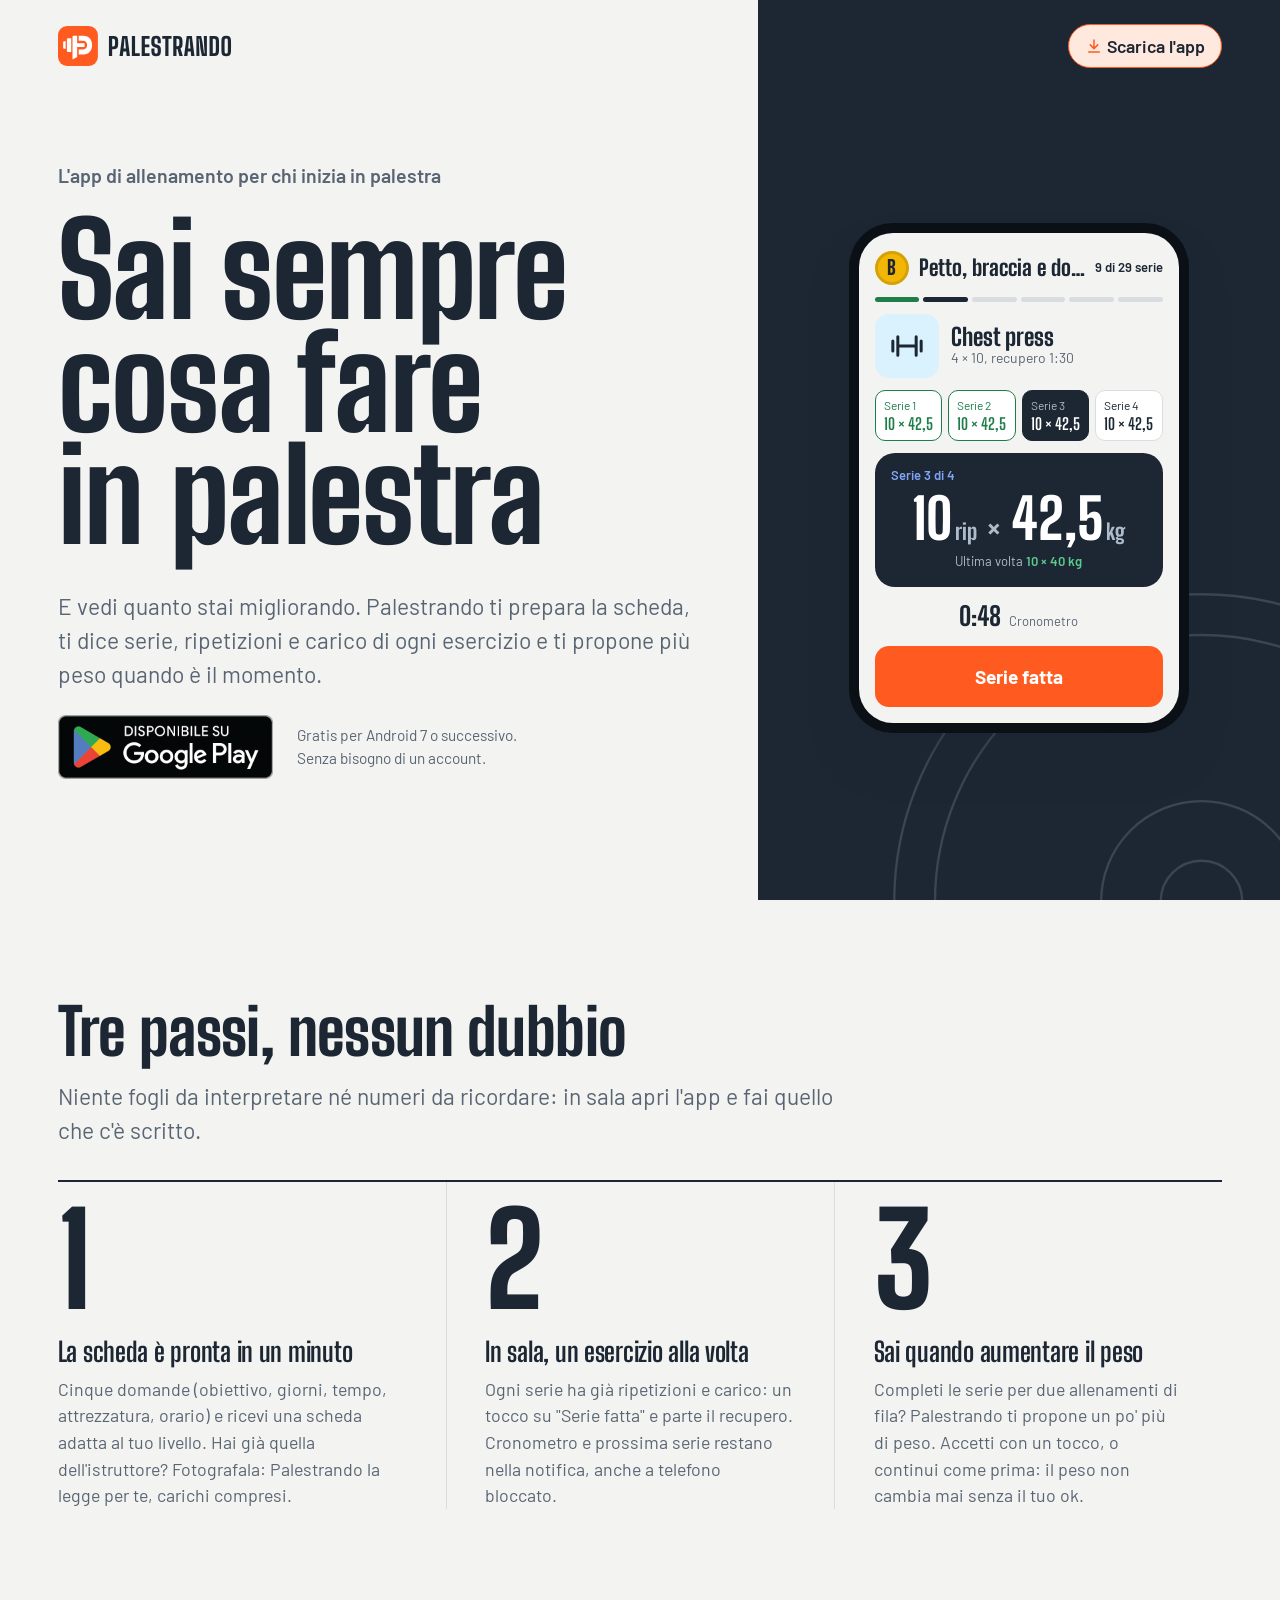
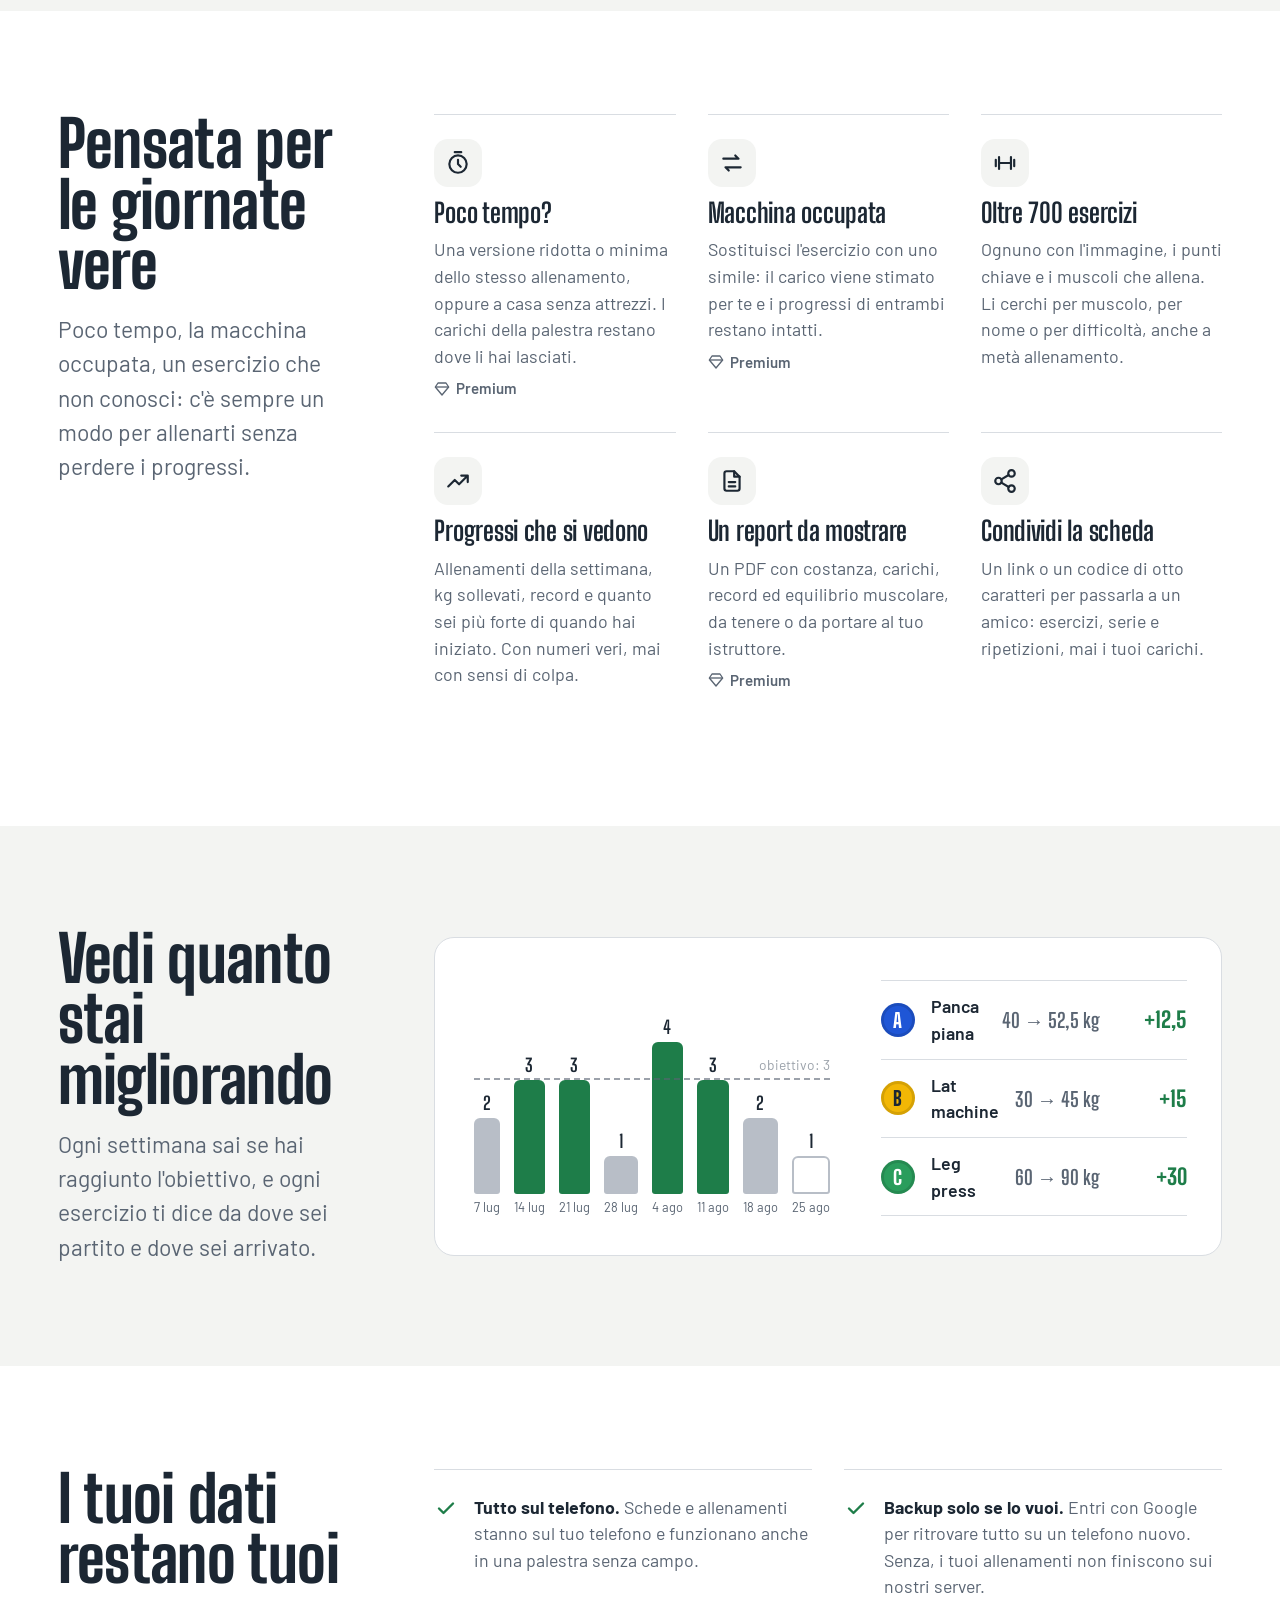
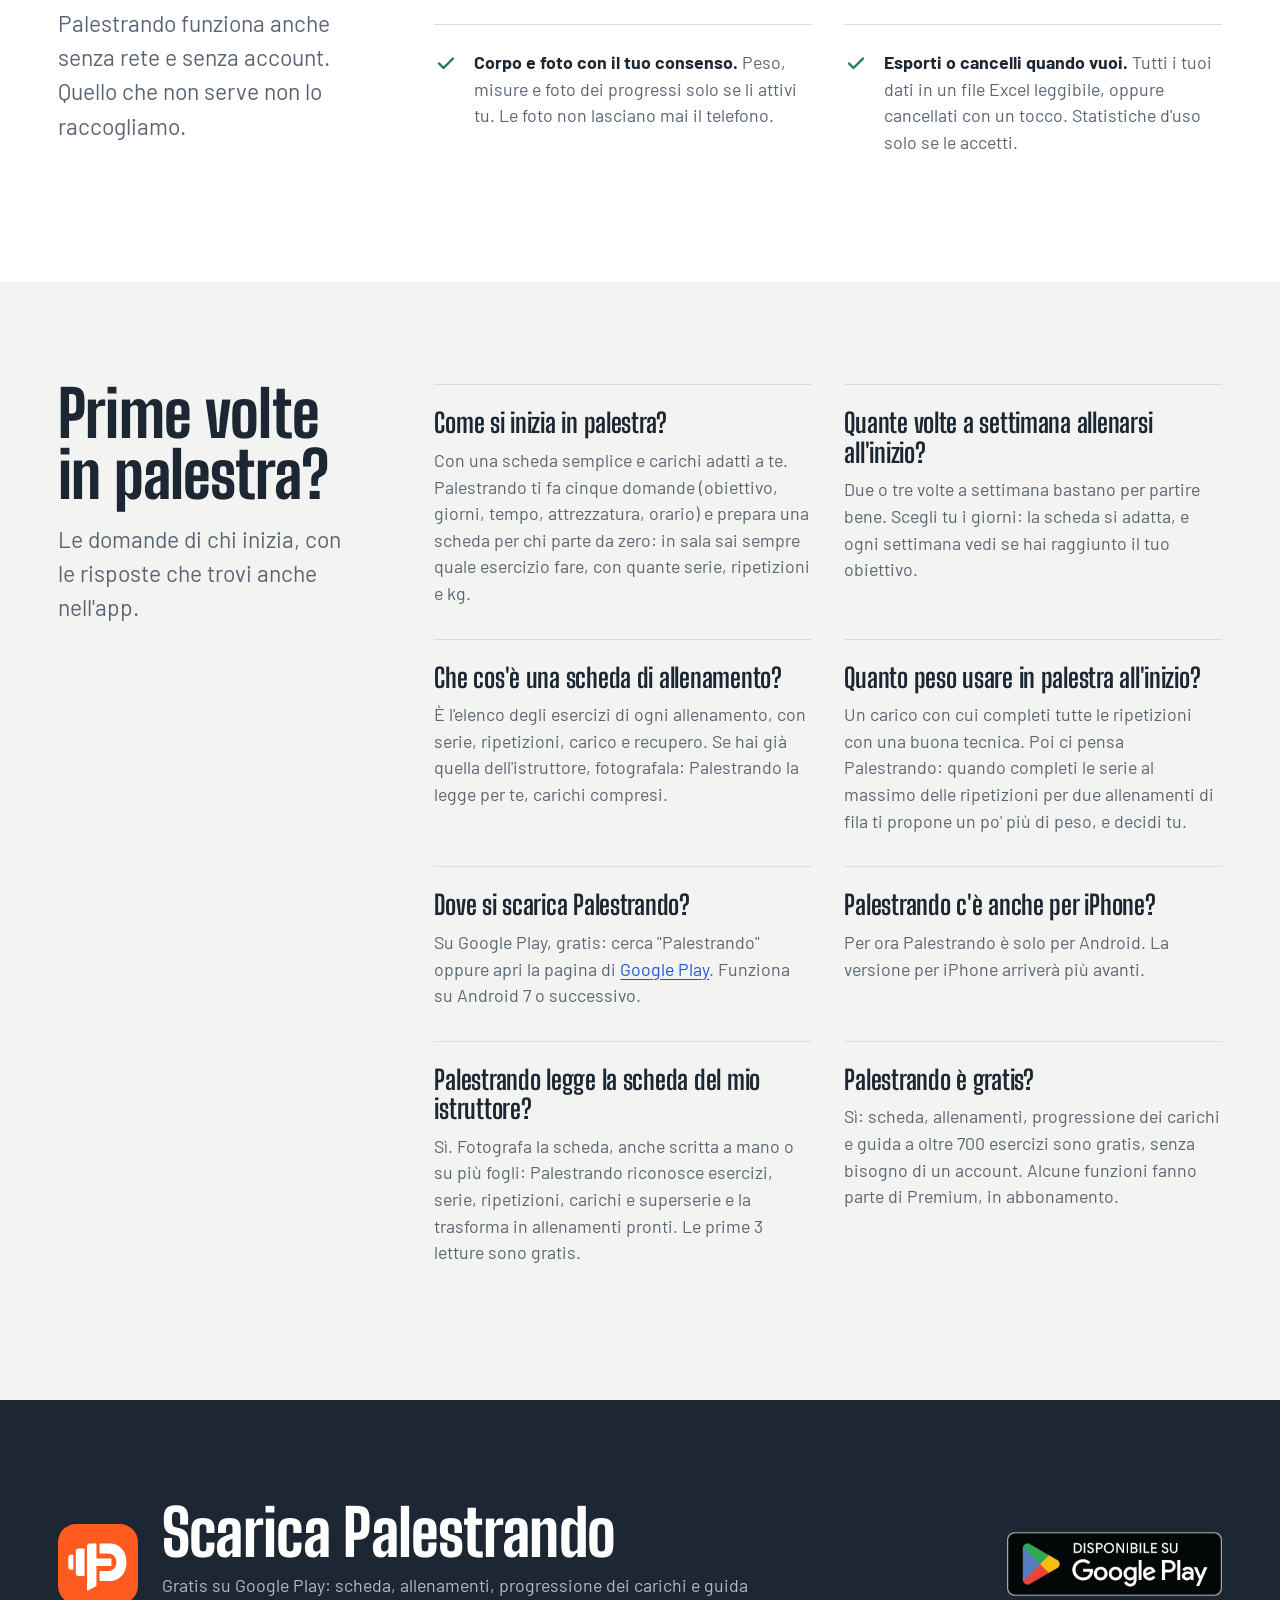
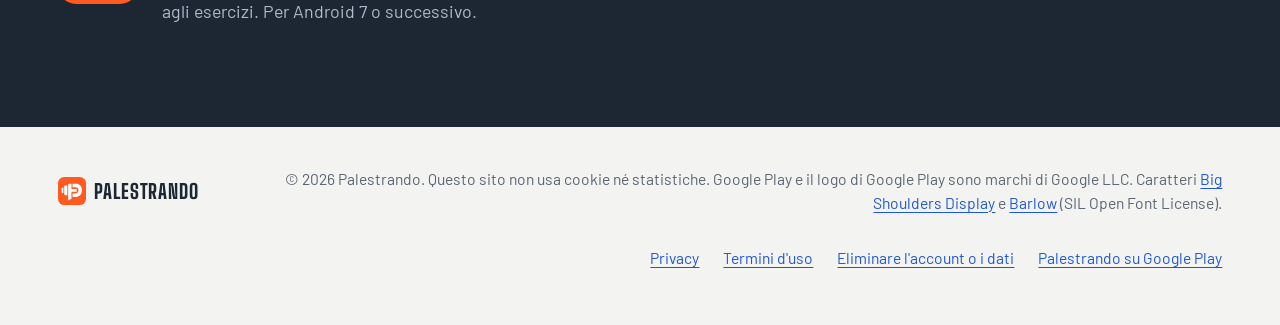
<file: index.html>
<!doctype html>
<html lang="it">
  <head>
    <meta charset="utf-8" />
    <meta name="viewport" content="width=device-width, initial-scale=1" />
    <title>Palestrando · App gratis per chi inizia in palestra, su Android</title>
    <meta
      name="description"
      content="Palestrando è l'app per chi inizia in palestra: scheda di allenamento pronta in un minuto o letta dalla foto di quella dell'istruttore, serie, ripetizioni e carichi già scritti. Gratis su Google Play, senza account."
    />
    <meta name="robots" content="index, follow, max-image-preview:large" />
    <link rel="canonical" href="https://palestrando.it/" />
    <link rel="alternate" hreflang="it" href="https://palestrando.it/" />
    <link rel="alternate" hreflang="x-default" href="https://palestrando.it/" />
    <meta name="theme-color" content="#F3F4F2" media="(prefers-color-scheme: light)" />
    <meta name="theme-color" content="#121820" media="(prefers-color-scheme: dark)" />
    <link rel="icon" href="/assets/logo/palestrando-icona.svg" type="image/svg+xml" />
    <link rel="icon" href="/assets/icons/palestrando-icona-48.png" sizes="48x48" />
    <link rel="apple-touch-icon" href="/assets/icons/palestrando-icona-192.png" />
    <meta property="og:type" content="website" />
    <meta property="og:locale" content="it_IT" />
    <meta property="og:site_name" content="Palestrando" />
    <meta property="og:url" content="https://palestrando.it/" />
    <meta property="og:title" content="Palestrando · Sai sempre cosa fare in palestra" />
    <meta
      property="og:description"
      content="La scheda pronta in un minuto, ogni serie già scritta e quando aumentare il peso."
    />
    <meta property="og:image" content="https://palestrando.it/assets/og.png" />
    <meta property="og:image:width" content="1200" />
    <meta property="og:image:height" content="630" />
    <meta property="og:image:alt" content="Palestrando, l'app per chi inizia in palestra" />
    <meta name="twitter:card" content="summary_large_image" />
    <meta name="google-play-app" content="app-id=it.retaggi.palestrando" />
    <link rel="manifest" href="/manifest.webmanifest" />
    <script type="application/ld+json">
      {
        "@context": "https://schema.org",
        "@graph": [
          {
            "@type": "WebSite",
            "@id": "https://palestrando.it/#website",
            "url": "https://palestrando.it/",
            "name": "Palestrando",
            "alternateName": "palestrando.it",
            "inLanguage": "it-IT",
            "publisher": {
              "@id": "https://palestrando.it/#organization"
            }
          },
          {
            "@type": "Organization",
            "@id": "https://palestrando.it/#organization",
            "name": "Palestrando",
            "url": "https://palestrando.it/",
            "logo": "https://palestrando.it/assets/icons/palestrando-icona-512.png",
            "sameAs": [
              "https://play.google.com/store/apps/details?id=it.retaggi.palestrando"
            ],
            "email": "supporto@palestrando.it"
          },
          {
            "@type": "WebPage",
            "@id": "https://palestrando.it/#webpage",
            "url": "https://palestrando.it/",
            "name": "Palestrando · App gratis per chi inizia in palestra, su Android",
            "inLanguage": "it-IT",
            "isPartOf": {
              "@id": "https://palestrando.it/#website"
            },
            "about": {
              "@id": "https://palestrando.it/#app"
            },
            "primaryImageOfPage": "https://palestrando.it/assets/og.png",
            "dateModified": "2026-11-26"
          },
          {
            "@type": "MobileApplication",
            "name": "Palestrando",
            "description": "L'app di allenamento per chi inizia in palestra: la scheda pronta in un minuto, serie, ripetizioni e carico di ogni esercizio, e quando aumentare il peso.",
            "url": "https://palestrando.it/",
            "image": "https://palestrando.it/assets/og.png",
            "operatingSystem": "Android 7.0 o successivo",
            "applicationCategory": "HealthApplication",
            "inLanguage": "it-IT",
            "publisher": {
              "@id": "https://palestrando.it/#organization"
            },
            "offers": [
              {
                "@type": "Offer",
                "name": "Gratis",
                "price": "0",
                "priceCurrency": "EUR"
              }
            ],
            "@id": "https://palestrando.it/#app",
            "sameAs": [
              "https://play.google.com/store/apps/details?id=it.retaggi.palestrando"
            ],
            "installUrl": "https://play.google.com/store/apps/details?id=it.retaggi.palestrando",
            "downloadUrl": "https://play.google.com/store/apps/details?id=it.retaggi.palestrando",
            "applicationSubCategory": "Allenamento in palestra",
            "softwareVersion": "1.0.0",
            "datePublished": "2026-11-26",
            "countriesSupported": "IT",
            "isAccessibleForFree": true,
            "featureList": [
              "Scheda di allenamento generata in base a obiettivo, giorni, tempo e attrezzatura",
              "Lettura della scheda dell'istruttore da foto",
              "Serie, ripetizioni e carico di ogni esercizio",
              "Proposta di aumentare il peso quando completi le serie",
              "Guida a oltre 700 esercizi con immagini",
              "Progressi, record e kg sollevati",
              "Funziona senza account e senza connessione"
            ],
            "author": {
              "@id": "https://palestrando.it/#organization"
            }
          },
          {
            "@type": "FAQPage",
            "mainEntity": [
              {
                "@type": "Question",
                "name": "Come si inizia in palestra?",
                "acceptedAnswer": {
                  "@type": "Answer",
                  "text": "Con una scheda semplice e carichi adatti a te. Palestrando ti fa cinque domande (obiettivo, giorni, tempo, attrezzatura, orario) e prepara una scheda per chi parte da zero: in sala sai sempre quale esercizio fare, con quante serie, ripetizioni e kg."
                }
              },
              {
                "@type": "Question",
                "name": "Quante volte a settimana allenarsi all'inizio?",
                "acceptedAnswer": {
                  "@type": "Answer",
                  "text": "Due o tre volte a settimana bastano per partire bene. Scegli tu i giorni: la scheda si adatta, e ogni settimana vedi se hai raggiunto il tuo obiettivo."
                }
              },
              {
                "@type": "Question",
                "name": "Che cos'è una scheda di allenamento?",
                "acceptedAnswer": {
                  "@type": "Answer",
                  "text": "È l'elenco degli esercizi di ogni allenamento, con serie, ripetizioni, carico e recupero. Se hai già quella dell'istruttore, fotografala: Palestrando la legge per te, carichi compresi."
                }
              },
              {
                "@type": "Question",
                "name": "Quanto peso usare in palestra all'inizio?",
                "acceptedAnswer": {
                  "@type": "Answer",
                  "text": "Un carico con cui completi tutte le ripetizioni con una buona tecnica. Poi ci pensa Palestrando: quando completi le serie al massimo delle ripetizioni per due allenamenti di fila ti propone un po' più di peso, e decidi tu."
                }
              },
              {
                "@type": "Question",
                "name": "Palestrando è gratis?",
                "acceptedAnswer": {
                  "@type": "Answer",
                  "text": "Sì: scheda, allenamenti, progressione dei carichi e guida a oltre 700 esercizi sono gratis, senza bisogno di un account. Alcune funzioni fanno parte di Premium, in abbonamento."
                }
              },
              {
                "@type": "Question",
                "name": "Dove si scarica Palestrando?",
                "acceptedAnswer": {
                  "@type": "Answer",
                  "text": "Su Google Play, gratis: cerca \"Palestrando\" oppure apri play.google.com/store/apps/details?id=it.retaggi.palestrando. Funziona su Android 7 o successivo."
                }
              },
              {
                "@type": "Question",
                "name": "Palestrando c'è anche per iPhone?",
                "acceptedAnswer": {
                  "@type": "Answer",
                  "text": "Per ora Palestrando è solo per Android. La versione per iPhone arriverà più avanti."
                }
              },
              {
                "@type": "Question",
                "name": "Palestrando legge la scheda del mio istruttore?",
                "acceptedAnswer": {
                  "@type": "Answer",
                  "text": "Sì. Fotografa la scheda, anche scritta a mano o su più fogli: Palestrando riconosce esercizi, serie, ripetizioni, carichi e superserie e la trasforma in allenamenti pronti. Le prime 3 letture sono gratis."
                }
              }
            ]
          }
        ]
      }
    </script>
    <link
      rel="preload"
      href="/assets/fonts/big-shoulders-display-800.woff2"
      as="font"
      type="font/woff2"
      crossorigin
    />
    <link rel="preload" href="/assets/fonts/barlow-400.woff2" as="font" type="font/woff2" crossorigin />
    <link rel="stylesheet" href="/assets/site.css" />
  </head>
  <body>
    <a class="skip" href="#contenuto">Vai al contenuto</a>

    <header class="site-header over">
      <a href="/" aria-label="Palestrando, pagina iniziale">
        <picture>
          <source
            srcset="/assets/logo/palestrando-logo-orizzontale-scuro.svg"
            media="(prefers-color-scheme: dark)"
          />
          <img
            src="/assets/logo/palestrando-logo-orizzontale.svg"
            alt="Palestrando"
            width="175"
            height="40"
          />
        </picture>
      </a>
      <a class="pill-action" href="https://play.google.com/store/apps/details?id=it.retaggi.palestrando&amp;referrer=utm_source%3Dpalestrando.it%26utm_medium%3Dsito%26utm_campaign%3Dheader">
        <svg width="18" height="18" viewBox="0 0 24 24" fill="none" stroke="currentColor" stroke-width="2" stroke-linecap="round" stroke-linejoin="round" aria-hidden="true"><path d="M12 4v11M7 10.5l5 5 5-5M5 20h14"/></svg>
        Scarica l'app
      </a>
    </header>

    <main id="contenuto">
      <section class="hero">
        <div class="hero-text">
          <p class="eyebrow">L'app di allenamento per chi inizia in palestra</p>
          <h1>
            <span>Sai sempre</span> <span>cosa fare</span> <span>in palestra</span>
          </h1>
          <p class="lead">
            E vedi quanto stai migliorando. Palestrando ti prepara la scheda, ti dice serie,
            ripetizioni e carico di ogni esercizio e ti propone più peso quando è il momento.
          </p>
          <div class="hero-actions">
            <a class="play-badge" href="https://play.google.com/store/apps/details?id=it.retaggi.palestrando&amp;referrer=utm_source%3Dpalestrando.it%26utm_medium%3Dsito%26utm_campaign%3Dhero"><img src="/assets/badges/google-play-it.png" width="646" height="192" alt="Disponibile su Google Play" /></a>
            <p class="hero-note">Gratis per Android 7 o successivo.<br />Senza bisogno di un account.</p>
          </div>
        </div>

        <div class="hero-stage">
          <svg class="stage-plate" viewBox="0 0 400 400" aria-hidden="true"><circle cx="200" cy="200" r="196"/><circle cx="200" cy="200" r="170"/><circle cx="200" cy="200" r="64"/><circle cx="200" cy="200" r="26"/></svg>
          <div
            class="phone"
            role="img"
            aria-label="La schermata dell'allenamento: Chest press, serie 3 di 4, 10 ripetizioni con 42,5 kg, il peso aumentato di 2,5 kg, e il pulsante Serie fatta."
          >
            <div class="screen" aria-hidden="true">
              <div class="screen-top">
                <span class="plate yellow">B</span>
                <span class="screen-title">Petto, braccia e dorsali</span>
                <span class="screen-count">9 di 29 serie</span>
              </div>
              <div class="segments">
                <span class="done"></span><span class="now"></span><span></span><span></span
                ><span></span><span></span>
              </div>
              <div class="exercise">
                <div class="exercise-image">
                  <svg width="40" height="40" viewBox="0 0 24 24" fill="none" stroke="currentColor" stroke-width="1.8" stroke-linecap="round"><path d="M6.5 6.5v11M17.5 6.5v11M3.5 9v6M20.5 9v6M6.5 12h11"/></svg>
                </div>
                <div>
                  <div class="exercise-name">Chest press</div>
                  <div class="muted">4 × 10, recupero 1:30</div>
                </div>
              </div>
              <div class="sets">
                <div class="set done">Serie 1<b>10 × 42,5</b></div>
                <div class="set done">Serie 2<b>10 × 42,5</b></div>
                <div class="set now">Serie 3<b>10 × 42,5</b></div>
                <div class="set">Serie 4<b>10 × 42,5</b></div>
              </div>
              <div class="now-panel">
                <span class="now-label">Serie 3 di 4</span>
                <div class="hero-numbers">
                  <span>10<small>rip</small></span>
                  <span class="times">×</span>
                  <span>42,5<small>kg</small></span>
                </div>
                <p class="why">Ultima volta <strong>10 × 40 kg</strong></p>
              </div>
              <div class="strip"><b>0:48</b> Cronometro</div>
              <div class="screen-button">Serie fatta</div>
            </div>
          </div>
        </div>
      </section>

      <section id="come-funziona">
        <div class="wrap">
          <div class="section-head">
            <h2>Tre passi, nessun dubbio</h2>
            <p class="lead">
              Niente fogli da interpretare né numeri da ricordare: in sala apri l'app e fai quello
              che c'è scritto.
            </p>
          </div>
          <ol class="steps">
            <li>
              <span class="step-number">1</span>
              <h3>La scheda è pronta in un minuto</h3>
              <p class="muted">
                Cinque domande (obiettivo, giorni, tempo, attrezzatura, orario) e ricevi una scheda
                adatta al tuo livello. Hai già quella dell'istruttore? Fotografala: Palestrando la
                legge per te, carichi compresi.
              </p>
            </li>
            <li>
              <span class="step-number">2</span>
              <h3>In sala, un esercizio alla volta</h3>
              <p class="muted">
                Ogni serie ha già ripetizioni e carico: un tocco su "Serie fatta" e parte il
                recupero. Cronometro e prossima serie restano nella notifica, anche a telefono
                bloccato.
              </p>
            </li>
            <li>
              <span class="step-number">3</span>
              <h3>Sai quando aumentare il peso</h3>
              <p class="muted">
                Completi le serie per due allenamenti di fila? Palestrando ti propone un po' più di peso.
                Accetti con un tocco, o continui come prima: il peso non cambia mai senza il tuo ok.
              </p>
            </li>
          </ol>
        </div>
      </section>

      <section class="surface">
        <div class="wrap split">
          <div class="section-head">
            <h2>Pensata per le giornate vere</h2>
            <p class="lead">
              Poco tempo, la macchina occupata, un esercizio che non conosci: c'è sempre un modo per
              allenarti senza perdere i progressi.
            </p>
          </div>
          <div class="features">
            <article>
              <div class="feature-icon">
                <svg width="26" height="26" viewBox="0 0 24 24" fill="none" stroke="currentColor" stroke-width="2" stroke-linecap="round" stroke-linejoin="round" aria-hidden="true"><circle cx="12" cy="13" r="8"/><path d="M12 9v4l2.5 2.5M9 2h6"/></svg>
              </div>
              <h3>Poco tempo?</h3>
              <p class="muted">
                Una versione ridotta o minima dello stesso allenamento, oppure a casa senza attrezzi.
                I carichi della palestra restano dove li hai lasciati.
              </p>
              <span class="premium-tag">
                <svg width="16" height="16" viewBox="0 0 24 24" fill="none" stroke="currentColor" stroke-width="2" stroke-linejoin="round" aria-hidden="true"><path d="M6 3h12l4 6-10 12L2 9z"/><path d="M2 9h20"/></svg>
                Premium
              </span>
            </article>
            <article>
              <div class="feature-icon">
                <svg width="26" height="26" viewBox="0 0 24 24" fill="none" stroke="currentColor" stroke-width="2" stroke-linecap="round" stroke-linejoin="round" aria-hidden="true"><path d="M4 8h14l-3-3M20 16H6l3 3"/></svg>
              </div>
              <h3>Macchina occupata</h3>
              <p class="muted">
                Sostituisci l'esercizio con uno simile: il carico viene stimato per te e i progressi
                di entrambi restano intatti.
              </p>
              <span class="premium-tag">
                <svg width="16" height="16" viewBox="0 0 24 24" fill="none" stroke="currentColor" stroke-width="2" stroke-linejoin="round" aria-hidden="true"><path d="M6 3h12l4 6-10 12L2 9z"/><path d="M2 9h20"/></svg>
                Premium
              </span>
            </article>
            <article>
              <div class="feature-icon">
                <svg width="26" height="26" viewBox="0 0 24 24" fill="none" stroke="currentColor" stroke-width="2" stroke-linecap="round" aria-hidden="true"><path d="M6.5 6.5v11M17.5 6.5v11M3.5 9v6M20.5 9v6M6.5 12h11"/></svg>
              </div>
              <h3>Oltre 700 esercizi</h3>
              <p class="muted">
                Ognuno con l'immagine, i punti chiave e i muscoli che allena. Li cerchi per muscolo,
                per nome o per difficoltà, anche a metà allenamento.
              </p>
            </article>
            <article>
              <div class="feature-icon">
                <svg width="26" height="26" viewBox="0 0 24 24" fill="none" stroke="currentColor" stroke-width="2" stroke-linecap="round" stroke-linejoin="round" aria-hidden="true"><path d="M3 17l6-6 4 4 8-8M15 7h6v6"/></svg>
              </div>
              <h3>Progressi che si vedono</h3>
              <p class="muted">
                Allenamenti della settimana, kg sollevati, record e quanto sei più forte di quando hai iniziato. Con
                numeri veri, mai con sensi di colpa.
              </p>
            </article>
            <article>
              <div class="feature-icon">
                <svg width="26" height="26" viewBox="0 0 24 24" fill="none" stroke="currentColor" stroke-width="2" stroke-linecap="round" stroke-linejoin="round" aria-hidden="true"><path d="M14 3H7a2 2 0 0 0-2 2v14a2 2 0 0 0 2 2h10a2 2 0 0 0 2-2V8z"/><path d="M14 3v5h5M9 13h6M9 17h6"/></svg>
              </div>
              <h3>Un report da mostrare</h3>
              <p class="muted">
                Un PDF con costanza, carichi, record ed equilibrio muscolare, da tenere o da portare
                al tuo istruttore.
              </p>
              <span class="premium-tag">
                <svg width="16" height="16" viewBox="0 0 24 24" fill="none" stroke="currentColor" stroke-width="2" stroke-linejoin="round" aria-hidden="true"><path d="M6 3h12l4 6-10 12L2 9z"/><path d="M2 9h20"/></svg>
                Premium
              </span>
            </article>
            <article>
              <div class="feature-icon">
                <svg width="26" height="26" viewBox="0 0 24 24" fill="none" stroke="currentColor" stroke-width="2" stroke-linecap="round" stroke-linejoin="round" aria-hidden="true"><circle cx="18" cy="5" r="3"/><circle cx="6" cy="12" r="3"/><circle cx="18" cy="19" r="3"/><path d="M8.6 13.5l6.8 4M15.4 6.5l-6.8 4"/></svg>
              </div>
              <h3>Condividi la scheda</h3>
              <p class="muted">
                Un link o un codice di otto caratteri per passarla a un amico: esercizi, serie e
                ripetizioni, mai i tuoi carichi.
              </p>
            </article>
          </div>
        </div>
      </section>

      <section>
        <div class="wrap split progress">
          <div class="section-head">
            <h2>Vedi quanto stai migliorando</h2>
            <p class="lead">
              Ogni settimana sai se hai raggiunto l'obiettivo, e ogni esercizio ti dice da dove sei
              partito e dove sei arrivato.
            </p>
          </div>
          <figure
            class="card chart-card"
            role="img"
            aria-label="Esempio: allenamenti delle ultime otto settimane con l'obiettivo di 3 a settimana, e i carichi di tre esercizi principali saliti da quando hai iniziato."
          >
            <div class="chart" aria-hidden="true">
              <div class="goal-line"><span class="goal-label">obiettivo: 3</span></div>
              <div class="bar"><b>2</b><span style="height: 76px"></span>7 lug</div>
              <div class="bar on"><b>3</b><span style="height: 114px"></span>14 lug</div>
              <div class="bar on"><b>3</b><span style="height: 114px"></span>21 lug</div>
              <div class="bar"><b>1</b><span style="height: 38px"></span>28 lug</div>
              <div class="bar on"><b>4</b><span style="height: 152px"></span>4 ago</div>
              <div class="bar on"><b>3</b><span style="height: 114px"></span>11 ago</div>
              <div class="bar"><b>2</b><span style="height: 76px"></span>18 ago</div>
              <div class="bar current"><b>1</b><span style="height: 38px"></span>25 ago</div>
            </div>
            <div class="loads" aria-hidden="true">
              <div class="load">
                <span class="plate blue">A</span>
                <span class="load-name">Panca piana</span>
                <span class="load-values">40 → 52,5 kg <span class="load-gain">+12,5</span></span>
              </div>
              <div class="load">
                <span class="plate yellow">B</span>
                <span class="load-name">Lat machine</span>
                <span class="load-values">30 → 45 kg <span class="load-gain">+15</span></span>
              </div>
              <div class="load">
                <span class="plate green">C</span>
                <span class="load-name">Leg press</span>
                <span class="load-values">60 → 90 kg <span class="load-gain">+30</span></span>
              </div>
            </div>
          </figure>
        </div>
      </section>

      <section id="privacy" class="surface">
        <div class="wrap split">
          <div class="section-head">
            <h2>I tuoi dati restano tuoi</h2>
            <p class="lead">
              Palestrando funziona anche senza rete e senza account. Quello che non serve non lo
              raccogliamo.
            </p>
          </div>
          <ul class="privacy">
            <li>
              <svg width="24" height="24" viewBox="0 0 24 24" fill="none" stroke="currentColor" stroke-width="2.4" stroke-linecap="round" stroke-linejoin="round" aria-hidden="true"><path d="M5 12.5l4.5 4.5L19 7.5"/></svg>
              <p>
                <strong>Tutto sul telefono.</strong>
                <span class="muted">Schede e allenamenti stanno sul tuo telefono e funzionano anche in una palestra senza campo.</span>
              </p>
            </li>
            <li>
              <svg width="24" height="24" viewBox="0 0 24 24" fill="none" stroke="currentColor" stroke-width="2.4" stroke-linecap="round" stroke-linejoin="round" aria-hidden="true"><path d="M5 12.5l4.5 4.5L19 7.5"/></svg>
              <p>
                <strong>Backup solo se lo vuoi.</strong>
                <span class="muted">Entri con Google per ritrovare tutto su un telefono nuovo. Senza, i tuoi allenamenti non finiscono sui nostri server.</span>
              </p>
            </li>
            <li>
              <svg width="24" height="24" viewBox="0 0 24 24" fill="none" stroke="currentColor" stroke-width="2.4" stroke-linecap="round" stroke-linejoin="round" aria-hidden="true"><path d="M5 12.5l4.5 4.5L19 7.5"/></svg>
              <p>
                <strong>Corpo e foto con il tuo consenso.</strong>
                <span class="muted">Peso, misure e foto dei progressi solo se li attivi tu. Le foto non lasciano mai il telefono.</span>
              </p>
            </li>
            <li>
              <svg width="24" height="24" viewBox="0 0 24 24" fill="none" stroke="currentColor" stroke-width="2.4" stroke-linecap="round" stroke-linejoin="round" aria-hidden="true"><path d="M5 12.5l4.5 4.5L19 7.5"/></svg>
              <p>
                <strong>Esporti o cancelli quando vuoi.</strong>
                <span class="muted">Tutti i tuoi dati in un file Excel leggibile, oppure cancellati con un tocco. Statistiche d'uso solo se le accetti.</span>
              </p>
            </li>
          </ul>
        </div>
      </section>

      <section id="domande">
        <div class="wrap split">
          <div class="section-head">
            <h2>Prime volte in palestra?</h2>
            <p class="lead">
              Le domande di chi inizia, con le risposte che trovi anche nell'app.
            </p>
          </div>
          <div class="faq">
            <article>
              <h3>Come si inizia in palestra?</h3>
              <p class="muted">
                Con una scheda semplice e carichi adatti a te. Palestrando ti fa cinque domande
                (obiettivo, giorni, tempo, attrezzatura, orario) e prepara una scheda per chi parte da
                zero: in sala sai sempre quale esercizio fare, con quante serie, ripetizioni e kg.
              </p>
            </article>
            <article>
              <h3>Quante volte a settimana allenarsi all'inizio?</h3>
              <p class="muted">
                Due o tre volte a settimana bastano per partire bene. Scegli tu i giorni: la scheda si
                adatta, e ogni settimana vedi se hai raggiunto il tuo obiettivo.
              </p>
            </article>
            <article>
              <h3>Che cos'è una scheda di allenamento?</h3>
              <p class="muted">
                È l'elenco degli esercizi di ogni allenamento, con serie, ripetizioni, carico e
                recupero. Se hai già quella dell'istruttore, fotografala: Palestrando la legge per te,
                carichi compresi.
              </p>
            </article>
            <article>
              <h3>Quanto peso usare in palestra all'inizio?</h3>
              <p class="muted">
                Un carico con cui completi tutte le ripetizioni con una buona tecnica. Poi ci pensa
                Palestrando: quando completi le serie al massimo delle ripetizioni per due
                allenamenti di fila ti propone un po' più di peso, e decidi tu.
              </p>
            </article>
            <article>
              <h3>Dove si scarica Palestrando?</h3>
              <p class="muted">
                Su Google Play, gratis: cerca "Palestrando" oppure apri la pagina di <a href="https://play.google.com/store/apps/details?id=it.retaggi.palestrando">Google Play</a>. Funziona su Android 7 o successivo.
              </p>
            </article>
            <article>
              <h3>Palestrando c'è anche per iPhone?</h3>
              <p class="muted">
                Per ora Palestrando è solo per Android. La versione per iPhone arriverà più avanti.
              </p>
            </article>
            <article>
              <h3>Palestrando legge la scheda del mio istruttore?</h3>
              <p class="muted">
                Sì. Fotografa la scheda, anche scritta a mano o su più fogli: Palestrando riconosce esercizi, serie, ripetizioni, carichi e superserie e la trasforma in allenamenti pronti. Le prime 3 letture sono gratis.
              </p>
            </article>
            <article>
              <h3>Palestrando è gratis?</h3>
              <p class="muted">
                Sì: scheda, allenamenti, progressione dei carichi e guida a oltre 700 esercizi sono
                gratis, senza bisogno di un account. Alcune funzioni fanno parte di Premium, in abbonamento.
              </p>
            </article>
          </div>
        </div>
      </section>

      <section class="band">
        <div class="wrap">
          <div class="band-brand">
            <img src="/assets/logo/palestrando-icona.svg" alt="" width="64" height="64" />
            <div>
              <h2>Scarica Palestrando</h2>
              <p class="muted">
                Gratis su Google Play: scheda, allenamenti, progressione dei carichi e guida agli
                esercizi. Per Android 7 o successivo.
              </p>
            </div>
          </div>
          <a class="play-badge" href="https://play.google.com/store/apps/details?id=it.retaggi.palestrando&amp;referrer=utm_source%3Dpalestrando.it%26utm_medium%3Dsito%26utm_campaign%3Dfondo"><img src="/assets/badges/google-play-it.png" width="646" height="192" alt="Disponibile su Google Play" /></a>
        </div>
      </section>
    </main>

    <footer class="site-footer">
      <div class="wrap">
        <div class="footer-brand">
          <img src="/assets/logo/palestrando-icona.svg" alt="" width="28" height="28" />
          PALESTRANDO
        </div>
        <p>
          © 2026 Palestrando. Questo sito non usa cookie né statistiche. Google Play e il logo di Google Play sono marchi di Google LLC. Caratteri
          <a href="/assets/fonts/OFL-big-shoulders-display.txt">Big Shoulders Display</a> e
          <a href="/assets/fonts/OFL-barlow.txt">Barlow</a> (SIL Open Font License).
        </p>
        <nav class="footer-nav" aria-label="Informazioni">
          <a href="/privacy/">Privacy</a>
          <a href="/termini/">Termini d'uso</a>
          <a href="/elimina-account/">Eliminare l'account o i dati</a>
          <a href="https://play.google.com/store/apps/details?id=it.retaggi.palestrando">Palestrando su Google Play</a>
        </nav>
      </div>
    </footer>
  </body>
</html>
</file>
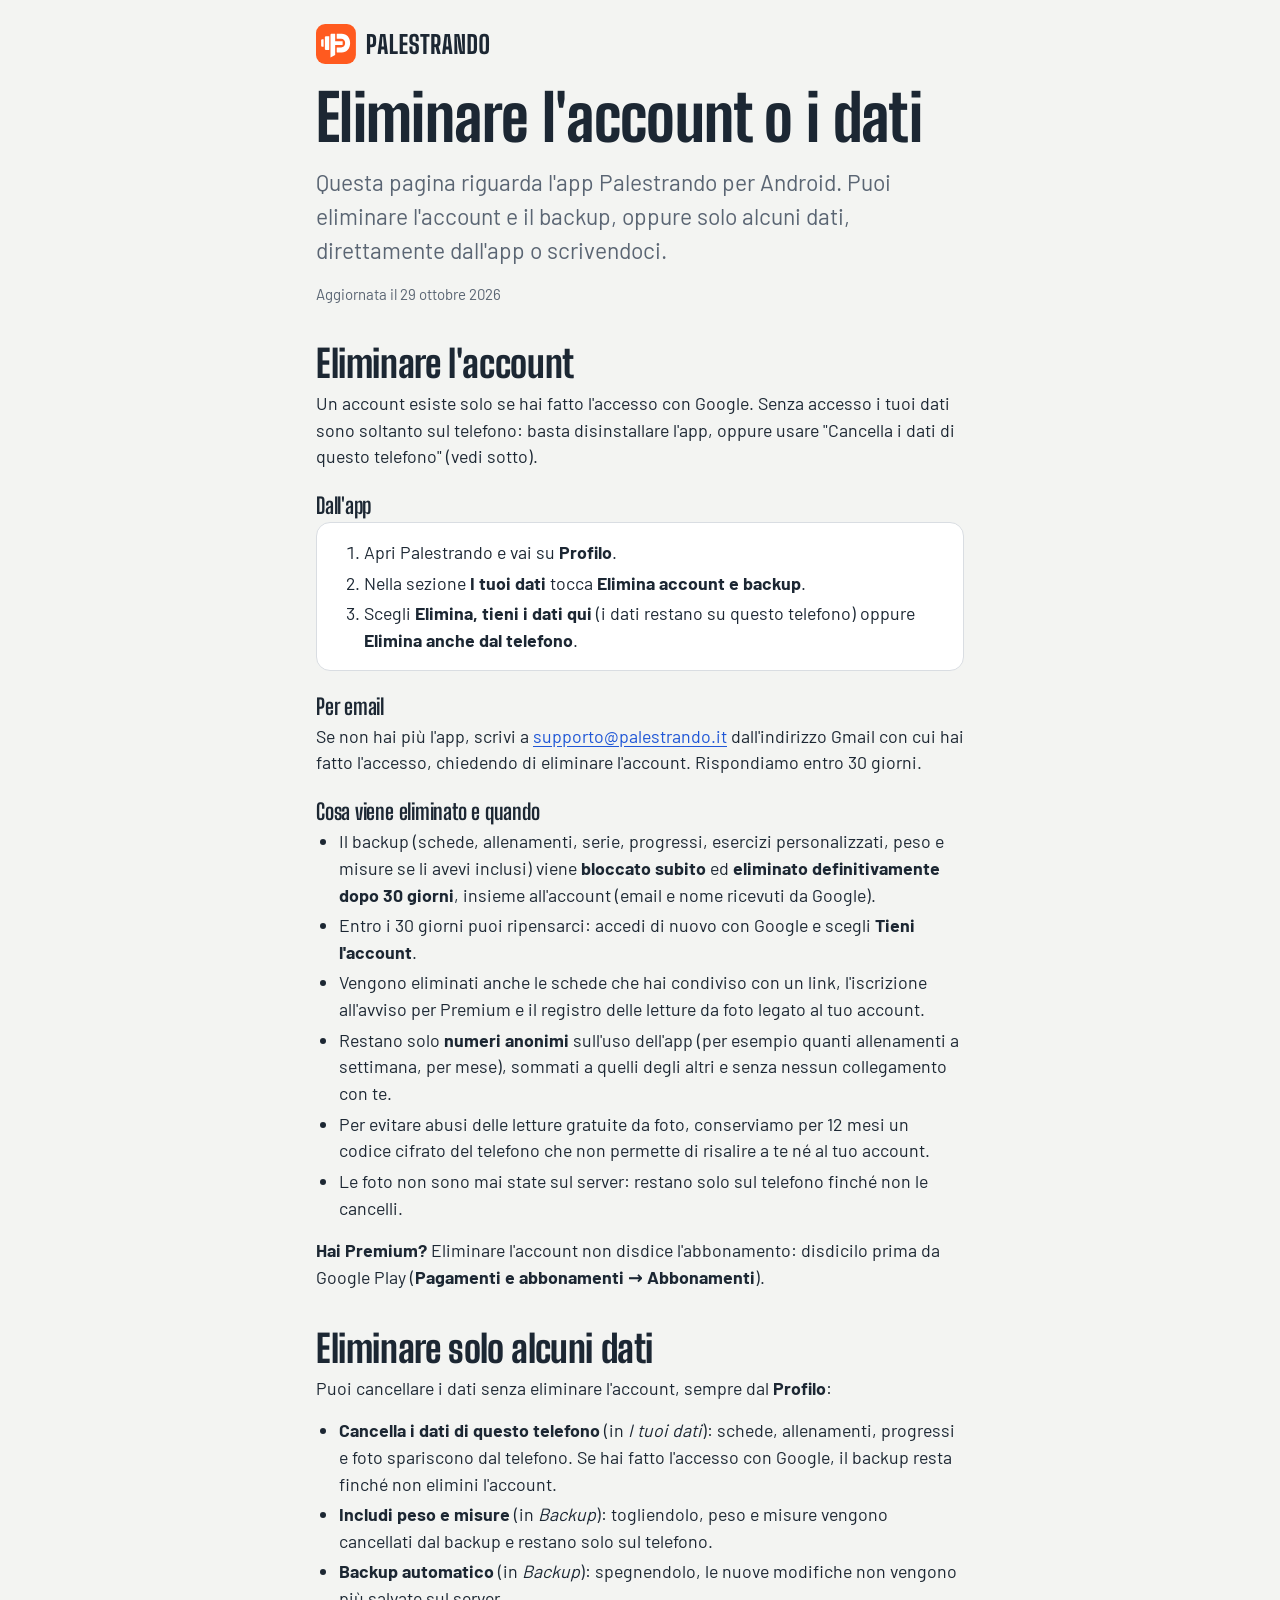
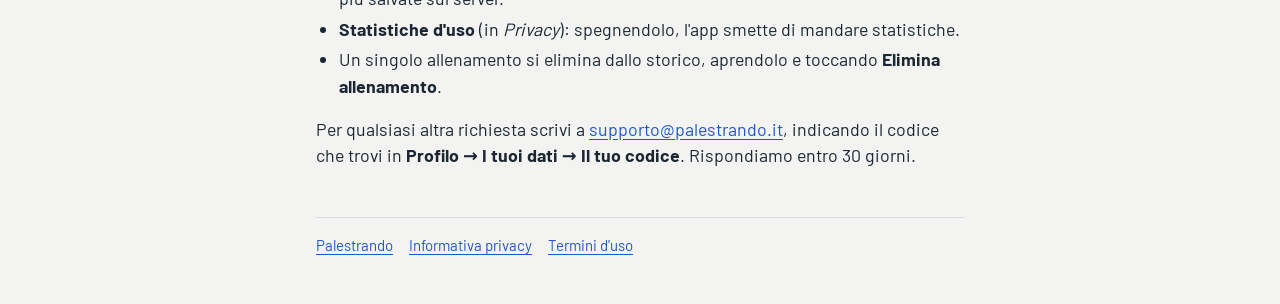
<file: elimina-account/index.html>
<!doctype html>
<html lang="it">
  <head>
    <meta charset="utf-8" />
    <meta name="viewport" content="width=device-width, initial-scale=1" />
    <title>Eliminare l'account o i dati · Palestrando</title>
    <meta
      name="description"
      content="Come eliminare il tuo account Palestrando e il backup, oppure solo alcuni dati, dall'app o per email."
    />
    <link rel="canonical" href="https://palestrando.it/elimina-account/" />
    <meta name="theme-color" content="#F3F4F2" media="(prefers-color-scheme: light)" />
    <meta name="theme-color" content="#121820" media="(prefers-color-scheme: dark)" />
    <link rel="icon" href="/assets/logo/palestrando-icona.svg" type="image/svg+xml" />
    <link rel="icon" href="/assets/icons/palestrando-icona-48.png" sizes="48x48" />
    <link rel="apple-touch-icon" href="/assets/icons/palestrando-icona-192.png" />
    <link rel="stylesheet" href="/assets/site.css" />
  </head>
  <body>
    <main class="doc">
      <header class="site-header">
        <a href="/" aria-label="Palestrando, pagina iniziale">
          <picture>
            <source
              srcset="/assets/logo/palestrando-logo-orizzontale-scuro.svg"
              media="(prefers-color-scheme: dark)"
            />
            <img
              src="/assets/logo/palestrando-logo-orizzontale.svg"
              alt="Palestrando"
              width="175"
              height="40"
            />
          </picture>
        </a>
      </header>

      <h1>Eliminare l'account o i dati</h1>
      <p class="lead">
        Questa pagina riguarda l'app Palestrando per Android. Puoi eliminare l'account e il backup,
        oppure solo alcuni dati, direttamente dall'app o scrivendoci.
      </p>
      <p class="updated">Aggiornata il 29 ottobre 2026</p>

      <h2 id="account">Eliminare l'account</h2>
      <p>
        Un account esiste solo se hai fatto l'accesso con Google. Senza accesso i tuoi dati sono
        soltanto sul telefono: basta disinstallare l'app, oppure usare "Cancella i dati di questo
        telefono" (vedi sotto).
      </p>
      <h3>Dall'app</h3>
      <div class="steps-box">
        <ol>
          <li>Apri Palestrando e vai su <strong>Profilo</strong>.</li>
          <li>Nella sezione <strong>I tuoi dati</strong> tocca <strong>Elimina account e backup</strong>.</li>
          <li>
            Scegli <strong>Elimina, tieni i dati qui</strong> (i dati restano su questo telefono) oppure
            <strong>Elimina anche dal telefono</strong>.
          </li>
        </ol>
      </div>
      <h3>Per email</h3>
      <p>
        Se non hai più l'app, scrivi a
        <a href="mailto:supporto@palestrando.it">supporto@palestrando.it</a> dall'indirizzo Gmail con
        cui hai fatto l'accesso, chiedendo di eliminare l'account. Rispondiamo entro 30 giorni.
      </p>
      <h3>Cosa viene eliminato e quando</h3>
      <ul>
        <li>
          Il backup (schede, allenamenti, serie, progressi, esercizi personalizzati, peso e misure se li
          avevi inclusi) viene <strong>bloccato subito</strong> ed
          <strong>eliminato definitivamente dopo 30 giorni</strong>, insieme all'account (email e nome
          ricevuti da Google).
        </li>
        <li>
          Entro i 30 giorni puoi ripensarci: accedi di nuovo con Google e scegli
          <strong>Tieni l'account</strong>.
        </li>
        <li>
          Vengono eliminati anche le schede che hai condiviso con un link, l'iscrizione all'avviso per
          Premium e il registro delle letture da foto legato al tuo account.
        </li>
        <li>
          Restano solo <strong>numeri anonimi</strong> sull'uso dell'app (per esempio quanti allenamenti
          a settimana, per mese), sommati a quelli degli altri e senza nessun collegamento con te.
        </li>
        <li>
          Per evitare abusi delle letture gratuite da foto, conserviamo per 12 mesi un codice cifrato
          del telefono che non permette di risalire a te né al tuo account.
        </li>
        <li>Le foto non sono mai state sul server: restano solo sul telefono finché non le cancelli.</li>
      </ul>

      <p>
        <strong>Hai Premium?</strong> Eliminare l'account non disdice l'abbonamento: disdicilo prima da
        Google Play (<strong>Pagamenti e abbonamenti → Abbonamenti</strong>).
      </p>

      <h2 id="dati">Eliminare solo alcuni dati</h2>
      <p>Puoi cancellare i dati senza eliminare l'account, sempre dal <strong>Profilo</strong>:</p>
      <ul>
        <li>
          <strong>Cancella i dati di questo telefono</strong> (in <em>I tuoi dati</em>): schede,
          allenamenti, progressi e foto spariscono dal telefono. Se hai fatto l'accesso con Google, il
          backup resta finché non elimini l'account.
        </li>
        <li>
          <strong>Includi peso e misure</strong> (in <em>Backup</em>): togliendolo, peso e misure vengono
          cancellati dal backup e restano solo sul telefono.
        </li>
        <li>
          <strong>Backup automatico</strong> (in <em>Backup</em>): spegnendolo, le nuove modifiche non
          vengono più salvate sul server.
        </li>
        <li>
          <strong>Statistiche d'uso</strong> (in <em>Privacy</em>): spegnendolo, l'app smette di mandare
          statistiche.
        </li>
        <li>Un singolo allenamento si elimina dallo storico, aprendolo e toccando <strong>Elimina allenamento</strong>.</li>
      </ul>
      <p>
        Per qualsiasi altra richiesta scrivi a
        <a href="mailto:supporto@palestrando.it">supporto@palestrando.it</a>, indicando il codice che trovi
        in <strong>Profilo → I tuoi dati → Il tuo codice</strong>. Rispondiamo entro 30 giorni.
      </p>

      <nav class="doc-nav" aria-label="Altre pagine">
        <a href="/">Palestrando</a>
        <a href="/privacy/">Informativa privacy</a>
        <a href="/termini/">Termini d'uso</a>
      </nav>
    </main>
  </body>
</html>
</file>
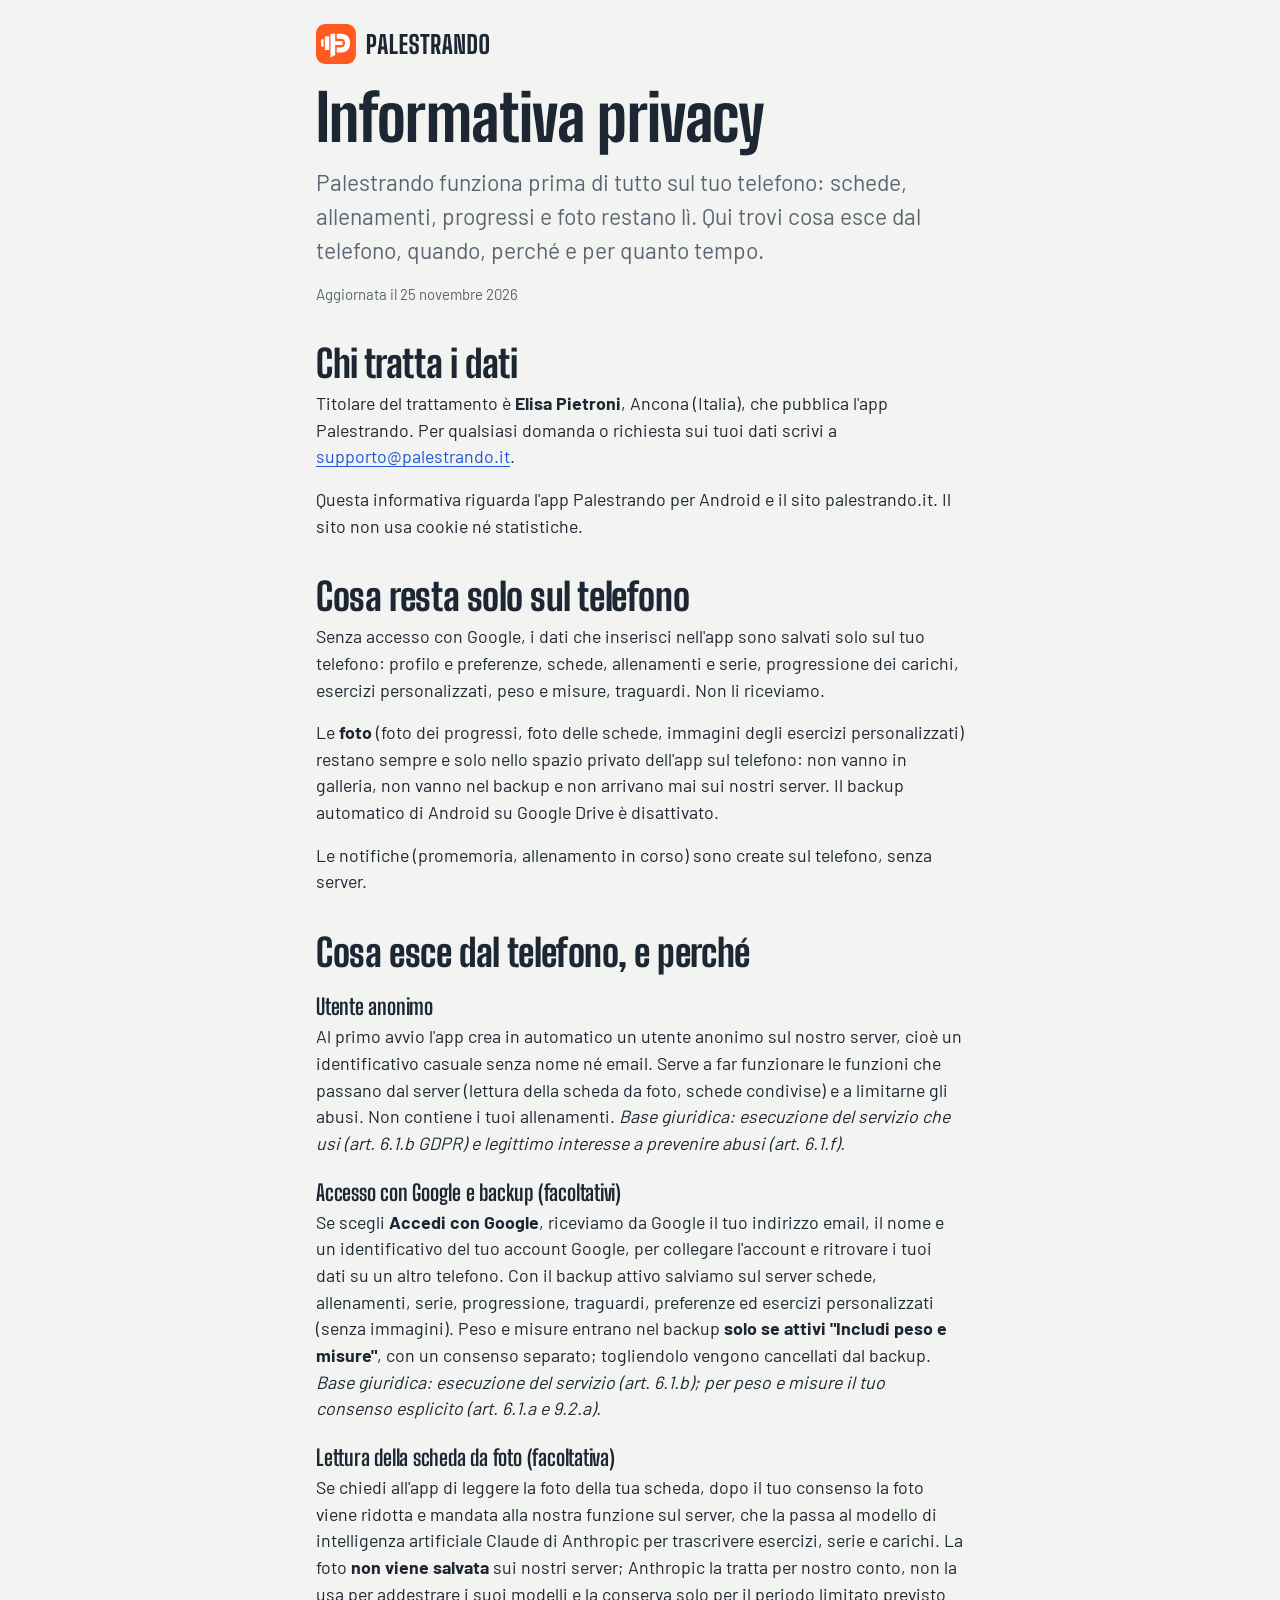
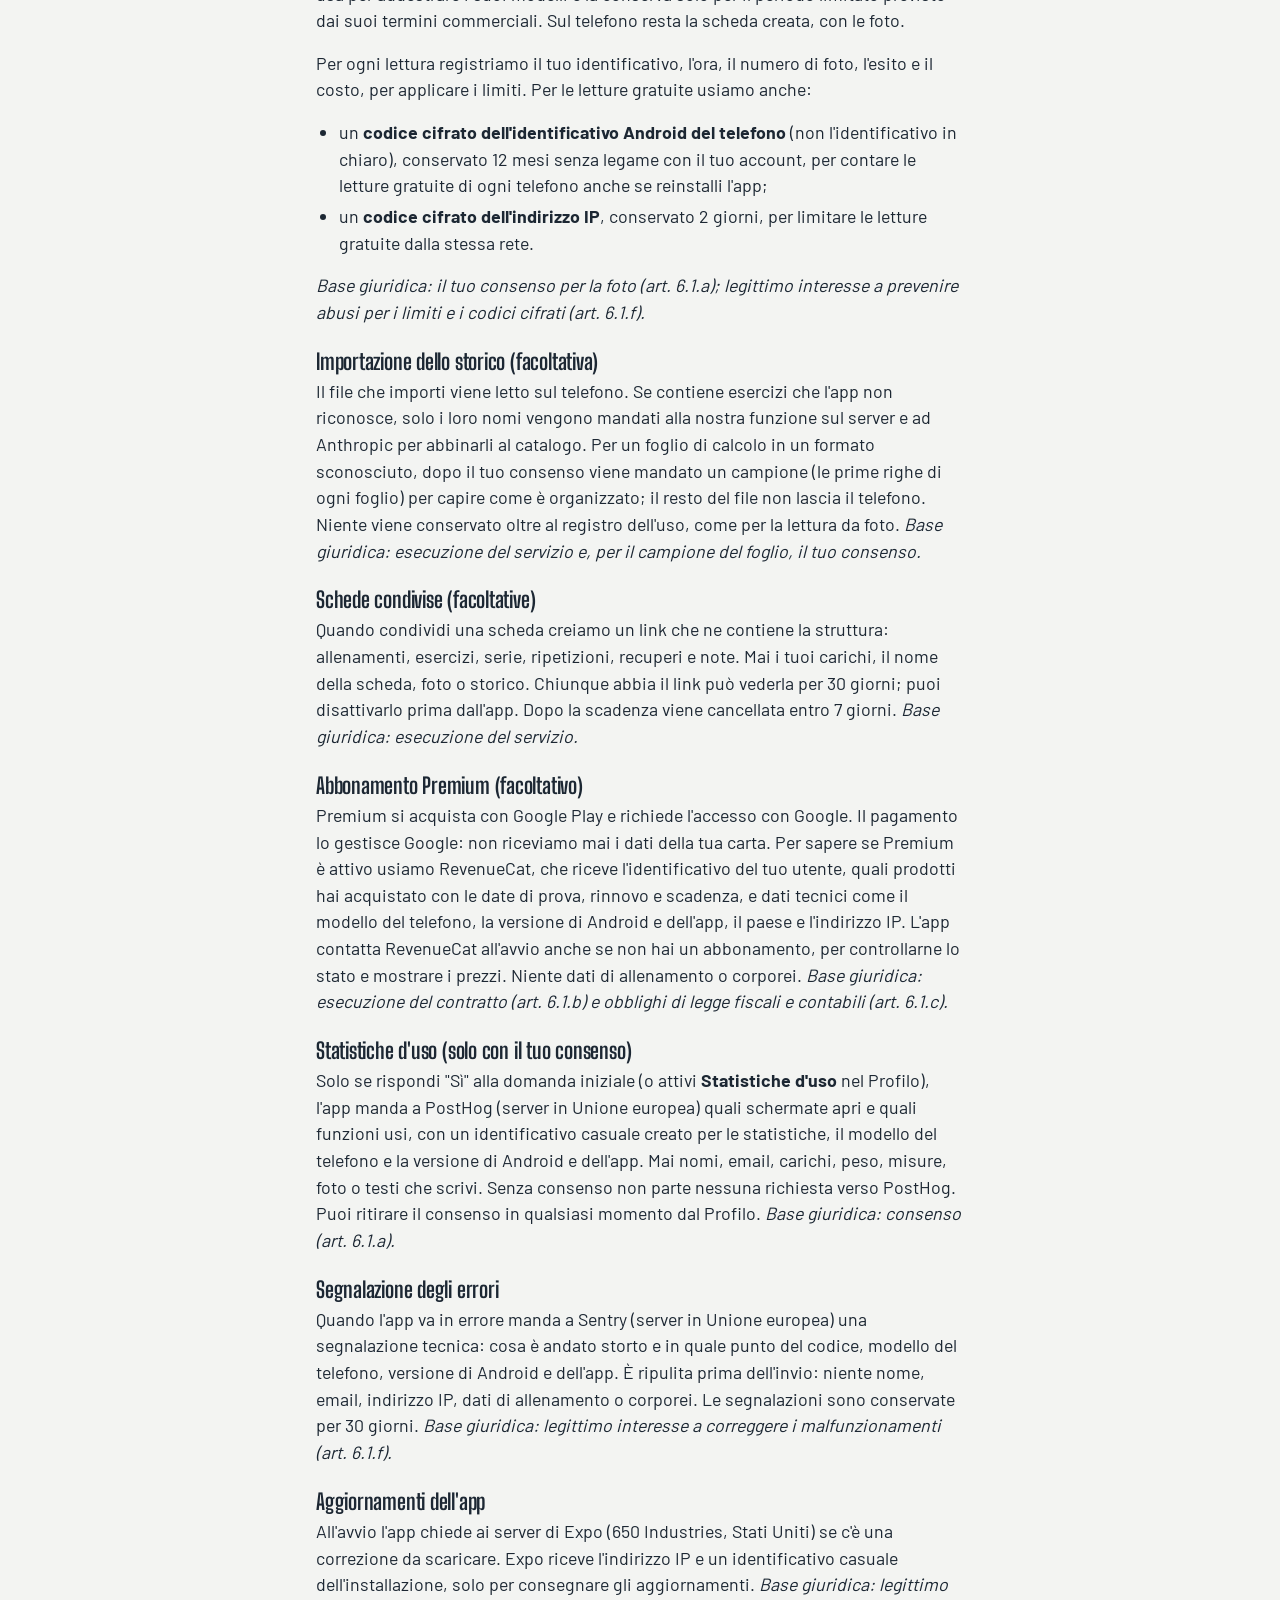
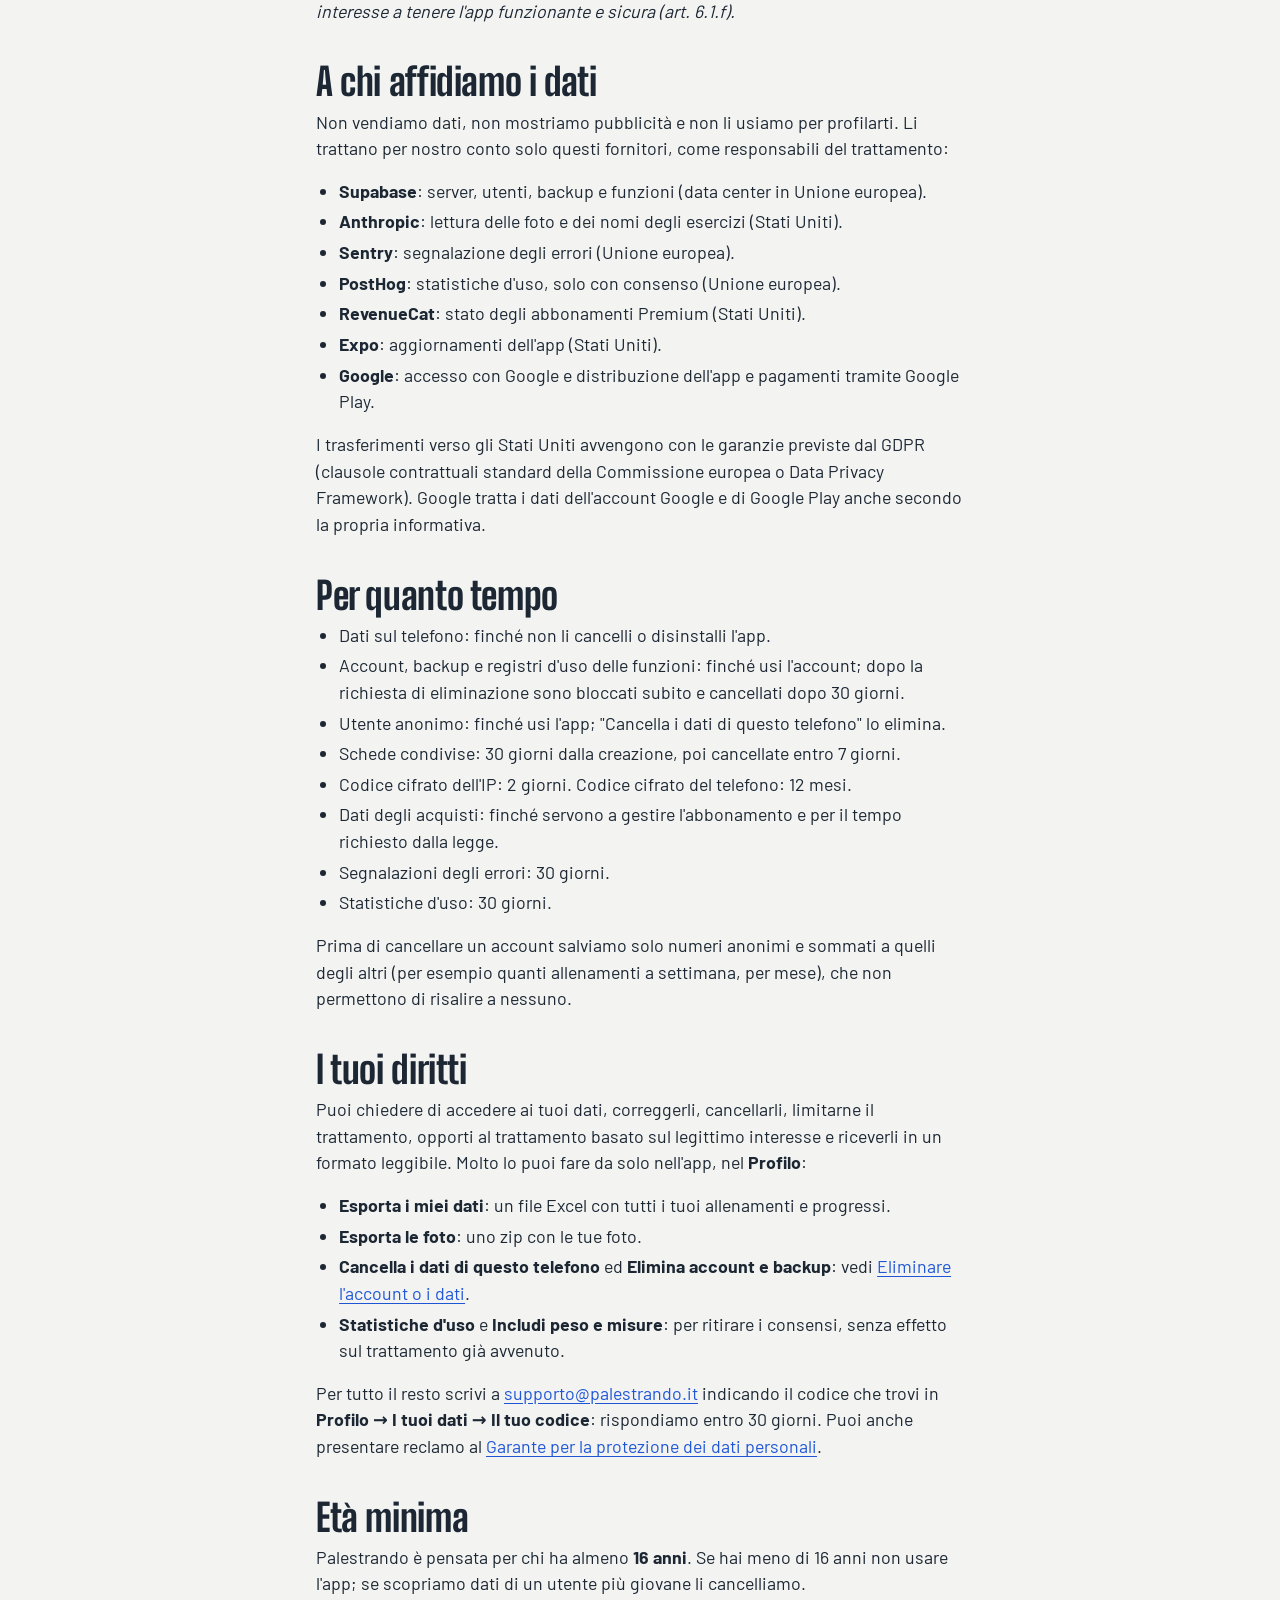
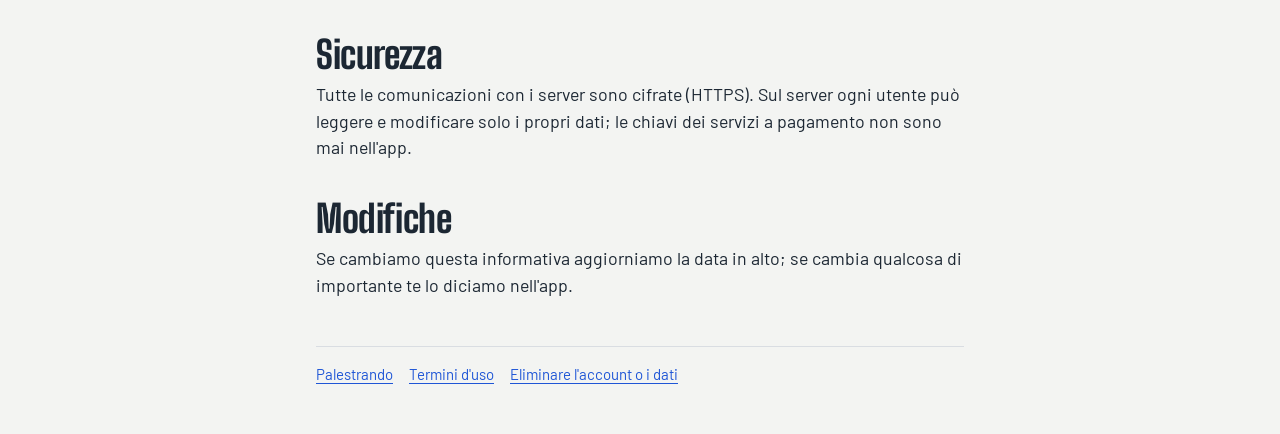
<file: privacy/index.html>
<!doctype html>
<html lang="it">
  <head>
    <meta charset="utf-8" />
    <meta name="viewport" content="width=device-width, initial-scale=1" />
    <title>Informativa privacy · Palestrando</title>
    <meta
      name="description"
      content="Quali dati tratta l'app Palestrando, perché, dove e per quanto tempo, e come esercitare i tuoi diritti."
    />
    <link rel="canonical" href="https://palestrando.it/privacy/" />
    <meta name="theme-color" content="#F3F4F2" media="(prefers-color-scheme: light)" />
    <meta name="theme-color" content="#121820" media="(prefers-color-scheme: dark)" />
    <link rel="icon" href="/assets/logo/palestrando-icona.svg" type="image/svg+xml" />
    <link rel="icon" href="/assets/icons/palestrando-icona-48.png" sizes="48x48" />
    <link rel="apple-touch-icon" href="/assets/icons/palestrando-icona-192.png" />
    <link rel="stylesheet" href="/assets/site.css" />
  </head>
  <body>
    <main class="doc">
      <header class="site-header">
        <a href="/" aria-label="Palestrando, pagina iniziale">
          <picture>
            <source
              srcset="/assets/logo/palestrando-logo-orizzontale-scuro.svg"
              media="(prefers-color-scheme: dark)"
            />
            <img
              src="/assets/logo/palestrando-logo-orizzontale.svg"
              alt="Palestrando"
              width="175"
              height="40"
            />
          </picture>
        </a>
      </header>

      <h1>Informativa privacy</h1>
      <p class="lead">
        Palestrando funziona prima di tutto sul tuo telefono: schede, allenamenti, progressi e foto
        restano lì. Qui trovi cosa esce dal telefono, quando, perché e per quanto tempo.
      </p>
      <p class="updated">Aggiornata il 25 novembre 2026</p>

      <h2 id="titolare">Chi tratta i dati</h2>
      <p>
        Titolare del trattamento è <strong>Elisa Pietroni</strong>, Ancona (Italia), che pubblica l'app
        Palestrando. Per qualsiasi domanda o richiesta sui tuoi dati scrivi a
        <a href="mailto:supporto@palestrando.it">supporto@palestrando.it</a>.
      </p>
      <p>
        Questa informativa riguarda l'app Palestrando per Android e il sito palestrando.it. Il sito non
        usa cookie né statistiche.
      </p>

      <h2 id="telefono">Cosa resta solo sul telefono</h2>
      <p>
        Senza accesso con Google, i dati che inserisci nell'app sono salvati solo sul tuo telefono:
        profilo e preferenze, schede, allenamenti e serie, progressione dei carichi, esercizi
        personalizzati, peso e misure, traguardi. Non li riceviamo.
      </p>
      <p>
        Le <strong>foto</strong> (foto dei progressi, foto delle schede, immagini degli esercizi
        personalizzati) restano sempre e solo nello spazio privato dell'app sul telefono: non vanno in
        galleria, non vanno nel backup e non arrivano mai sui nostri server. Il backup automatico di
        Android su Google Drive è disattivato.
      </p>
      <p>Le notifiche (promemoria, allenamento in corso) sono create sul telefono, senza server.</p>

      <h2 id="dati">Cosa esce dal telefono, e perché</h2>

      <h3>Utente anonimo</h3>
      <p>
        Al primo avvio l'app crea in automatico un utente anonimo sul nostro server, cioè un
        identificativo casuale senza nome né email. Serve a far funzionare le funzioni che passano dal
        server (lettura della scheda da foto, schede condivise) e a limitarne gli
        abusi. Non contiene i tuoi allenamenti.
        <em>Base giuridica: esecuzione del servizio che usi (art. 6.1.b GDPR) e legittimo interesse a
        prevenire abusi (art. 6.1.f).</em>
      </p>

      <h3>Accesso con Google e backup (facoltativi)</h3>
      <p>
        Se scegli <strong>Accedi con Google</strong>, riceviamo da Google il tuo indirizzo email, il nome
        e un identificativo del tuo account Google, per collegare l'account e ritrovare i tuoi dati su un
        altro telefono. Con il backup attivo salviamo sul server schede, allenamenti, serie,
        progressione, traguardi, preferenze ed esercizi personalizzati (senza immagini). Peso e misure
        entrano nel backup <strong>solo se attivi "Includi peso e misure"</strong>, con un consenso
        separato; togliendolo vengono cancellati dal backup.
        <em>Base giuridica: esecuzione del servizio (art. 6.1.b); per peso e misure il tuo consenso
        esplicito (art. 6.1.a e 9.2.a).</em>
      </p>

      <h3>Lettura della scheda da foto (facoltativa)</h3>
      <p>
        Se chiedi all'app di leggere la foto della tua scheda, dopo il tuo consenso la foto viene
        ridotta e mandata alla nostra funzione sul server, che la passa al modello di intelligenza
        artificiale Claude di Anthropic per trascrivere esercizi, serie e carichi. La foto
        <strong>non viene salvata</strong> sui nostri server; Anthropic la tratta per nostro conto, non la
        usa per addestrare i suoi modelli e la conserva solo per il periodo limitato previsto dai suoi
        termini commerciali. Sul telefono resta la scheda creata, con le foto.
      </p>
      <p>
        Per ogni lettura registriamo il tuo identificativo, l'ora, il numero di foto, l'esito e il costo,
        per applicare i limiti. Per le letture gratuite usiamo anche:
      </p>
      <ul>
        <li>
          un <strong>codice cifrato dell'identificativo Android del telefono</strong> (non
          l'identificativo in chiaro), conservato 12 mesi senza legame con il tuo account, per contare le
          letture gratuite di ogni telefono anche se reinstalli l'app;
        </li>
        <li>
          un <strong>codice cifrato dell'indirizzo IP</strong>, conservato 2 giorni, per limitare le
          letture gratuite dalla stessa rete.
        </li>
      </ul>
      <p>
        <em>Base giuridica: il tuo consenso per la foto (art. 6.1.a); legittimo interesse a prevenire
        abusi per i limiti e i codici cifrati (art. 6.1.f).</em>
      </p>

      <h3>Importazione dello storico (facoltativa)</h3>
      <p>
        Il file che importi viene letto sul telefono. Se contiene esercizi che l'app non riconosce, solo i
        loro nomi vengono mandati alla nostra funzione sul server e ad Anthropic per abbinarli al
        catalogo. Per un foglio di calcolo in un formato sconosciuto, dopo il tuo consenso viene mandato
        un campione (le prime righe di ogni foglio) per capire come è organizzato; il resto del file non
        lascia il telefono. Niente viene conservato oltre al registro dell'uso, come per la lettura da
        foto. <em>Base giuridica: esecuzione del servizio e, per il campione del foglio, il tuo consenso.</em>
      </p>

      <h3>Schede condivise (facoltative)</h3>
      <p>
        Quando condividi una scheda creiamo un link che ne contiene la struttura: allenamenti, esercizi,
        serie, ripetizioni, recuperi e note. Mai i tuoi carichi, il nome della scheda, foto o storico.
        Chiunque abbia il link può vederla per 30 giorni; puoi disattivarlo prima dall'app. Dopo la
        scadenza viene cancellata entro 7 giorni. <em>Base giuridica: esecuzione del servizio.</em>
      </p>

      <h3>Abbonamento Premium (facoltativo)</h3>
      <p>
        Premium si acquista con Google Play e richiede l'accesso con Google. Il pagamento lo gestisce
        Google: non riceviamo mai i dati della tua carta. Per sapere se Premium è attivo usiamo
        RevenueCat, che riceve l'identificativo del tuo utente, quali prodotti hai acquistato con le date
        di prova, rinnovo e scadenza, e dati tecnici come il modello del telefono, la versione di Android
        e dell'app, il paese e l'indirizzo IP. L'app contatta RevenueCat all'avvio anche se non hai un
        abbonamento, per controllarne lo stato e mostrare i prezzi. Niente dati di allenamento o corporei.
        <em>Base giuridica: esecuzione del contratto (art. 6.1.b) e obblighi di legge fiscali e contabili
        (art. 6.1.c).</em>
      </p>

      <h3>Statistiche d'uso (solo con il tuo consenso)</h3>
      <p>
        Solo se rispondi "Sì" alla domanda iniziale (o attivi <strong>Statistiche d'uso</strong> nel
        Profilo), l'app manda a PostHog (server in Unione europea) quali schermate apri e quali funzioni
        usi, con un identificativo casuale creato per le statistiche, il modello del telefono e la
        versione di Android e dell'app. Mai nomi, email, carichi, peso, misure, foto o testi che scrivi.
        Senza consenso non parte nessuna richiesta verso PostHog. Puoi ritirare il consenso in qualsiasi
        momento dal Profilo. <em>Base giuridica: consenso (art. 6.1.a).</em>
      </p>

      <h3>Segnalazione degli errori</h3>
      <p>
        Quando l'app va in errore manda a Sentry (server in Unione europea) una segnalazione tecnica:
        cosa è andato storto e in quale punto del codice, modello del telefono, versione di Android e
        dell'app. È ripulita prima dell'invio: niente nome, email, indirizzo IP, dati di allenamento o
        corporei. Le segnalazioni sono conservate per 30 giorni.
        <em>Base giuridica: legittimo interesse a correggere i malfunzionamenti (art. 6.1.f).</em>
      </p>

      <h3>Aggiornamenti dell'app</h3>
      <p>
        All'avvio l'app chiede ai server di Expo (650 Industries, Stati Uniti) se c'è una correzione da
        scaricare. Expo riceve l'indirizzo IP e un identificativo casuale dell'installazione, solo per
        consegnare gli aggiornamenti. <em>Base giuridica: legittimo interesse a tenere l'app funzionante
        e sicura (art. 6.1.f).</em>
      </p>

      <h2 id="fornitori">A chi affidiamo i dati</h2>
      <p>
        Non vendiamo dati, non mostriamo pubblicità e non li usiamo per profilarti. Li trattano per nostro
        conto solo questi fornitori, come responsabili del trattamento:
      </p>
      <ul>
        <li><strong>Supabase</strong>: server, utenti, backup e funzioni (data center in Unione europea).</li>
        <li><strong>Anthropic</strong>: lettura delle foto e dei nomi degli esercizi (Stati Uniti).</li>
        <li><strong>Sentry</strong>: segnalazione degli errori (Unione europea).</li>
        <li><strong>PostHog</strong>: statistiche d'uso, solo con consenso (Unione europea).</li>
        <li><strong>RevenueCat</strong>: stato degli abbonamenti Premium (Stati Uniti).</li>
        <li><strong>Expo</strong>: aggiornamenti dell'app (Stati Uniti).</li>
        <li><strong>Google</strong>: accesso con Google e distribuzione dell'app e pagamenti tramite Google Play.</li>
      </ul>
      <p>
        I trasferimenti verso gli Stati Uniti avvengono con le garanzie previste dal GDPR (clausole
        contrattuali standard della Commissione europea o Data Privacy Framework). Google tratta i dati
        dell'account Google e di Google Play anche secondo la propria informativa.
      </p>

      <h2 id="conservazione">Per quanto tempo</h2>
      <ul>
        <li>Dati sul telefono: finché non li cancelli o disinstalli l'app.</li>
        <li>
          Account, backup e registri d'uso delle funzioni: finché usi l'account; dopo la richiesta di
          eliminazione sono bloccati subito e cancellati dopo 30 giorni.
        </li>
        <li>Utente anonimo: finché usi l'app; "Cancella i dati di questo telefono" lo elimina.</li>
        <li>Schede condivise: 30 giorni dalla creazione, poi cancellate entro 7 giorni.</li>
        <li>Codice cifrato dell'IP: 2 giorni. Codice cifrato del telefono: 12 mesi.</li>
        <li>Dati degli acquisti: finché servono a gestire l'abbonamento e per il tempo richiesto dalla legge.</li>
        <li>Segnalazioni degli errori: 30 giorni.</li>
        <li>Statistiche d'uso: 30 giorni.</li>
      </ul>
      <p>
        Prima di cancellare un account salviamo solo numeri anonimi e sommati a quelli degli altri (per
        esempio quanti allenamenti a settimana, per mese), che non permettono di risalire a nessuno.
      </p>

      <h2 id="diritti">I tuoi diritti</h2>
      <p>
        Puoi chiedere di accedere ai tuoi dati, correggerli, cancellarli, limitarne il trattamento,
        opporti al trattamento basato sul legittimo interesse e riceverli in un formato leggibile. Molto
        lo puoi fare da solo nell'app, nel <strong>Profilo</strong>:
      </p>
      <ul>
        <li><strong>Esporta i miei dati</strong>: un file Excel con tutti i tuoi allenamenti e progressi.</li>
        <li><strong>Esporta le foto</strong>: uno zip con le tue foto.</li>
        <li>
          <strong>Cancella i dati di questo telefono</strong> ed <strong>Elimina account e backup</strong>:
          vedi <a href="/elimina-account/">Eliminare l'account o i dati</a>.
        </li>
        <li>
          <strong>Statistiche d'uso</strong> e <strong>Includi peso e misure</strong>: per ritirare i
          consensi, senza effetto sul trattamento già avvenuto.
        </li>
      </ul>
      <p>
        Per tutto il resto scrivi a <a href="mailto:supporto@palestrando.it">supporto@palestrando.it</a>
        indicando il codice che trovi in <strong>Profilo → I tuoi dati → Il tuo codice</strong>: rispondiamo
        entro 30 giorni. Puoi anche presentare reclamo al
        <a href="https://www.garanteprivacy.it">Garante per la protezione dei dati personali</a>.
      </p>

      <h2 id="eta">Età minima</h2>
      <p>
        Palestrando è pensata per chi ha almeno <strong>16 anni</strong>. Se hai meno di 16 anni non usare
        l'app; se scopriamo dati di un utente più giovane li cancelliamo.
      </p>

      <h2 id="sicurezza">Sicurezza</h2>
      <p>
        Tutte le comunicazioni con i server sono cifrate (HTTPS). Sul server ogni utente può leggere e
        modificare solo i propri dati; le chiavi dei servizi a pagamento non sono mai nell'app.
      </p>

      <h2 id="modifiche">Modifiche</h2>
      <p>
        Se cambiamo questa informativa aggiorniamo la data in alto; se cambia qualcosa di importante te lo
        diciamo nell'app.
      </p>

      <nav class="doc-nav" aria-label="Altre pagine">
        <a href="/">Palestrando</a>
        <a href="/termini/">Termini d'uso</a>
        <a href="/elimina-account/">Eliminare l'account o i dati</a>
      </nav>
    </main>
  </body>
</html>
</file>
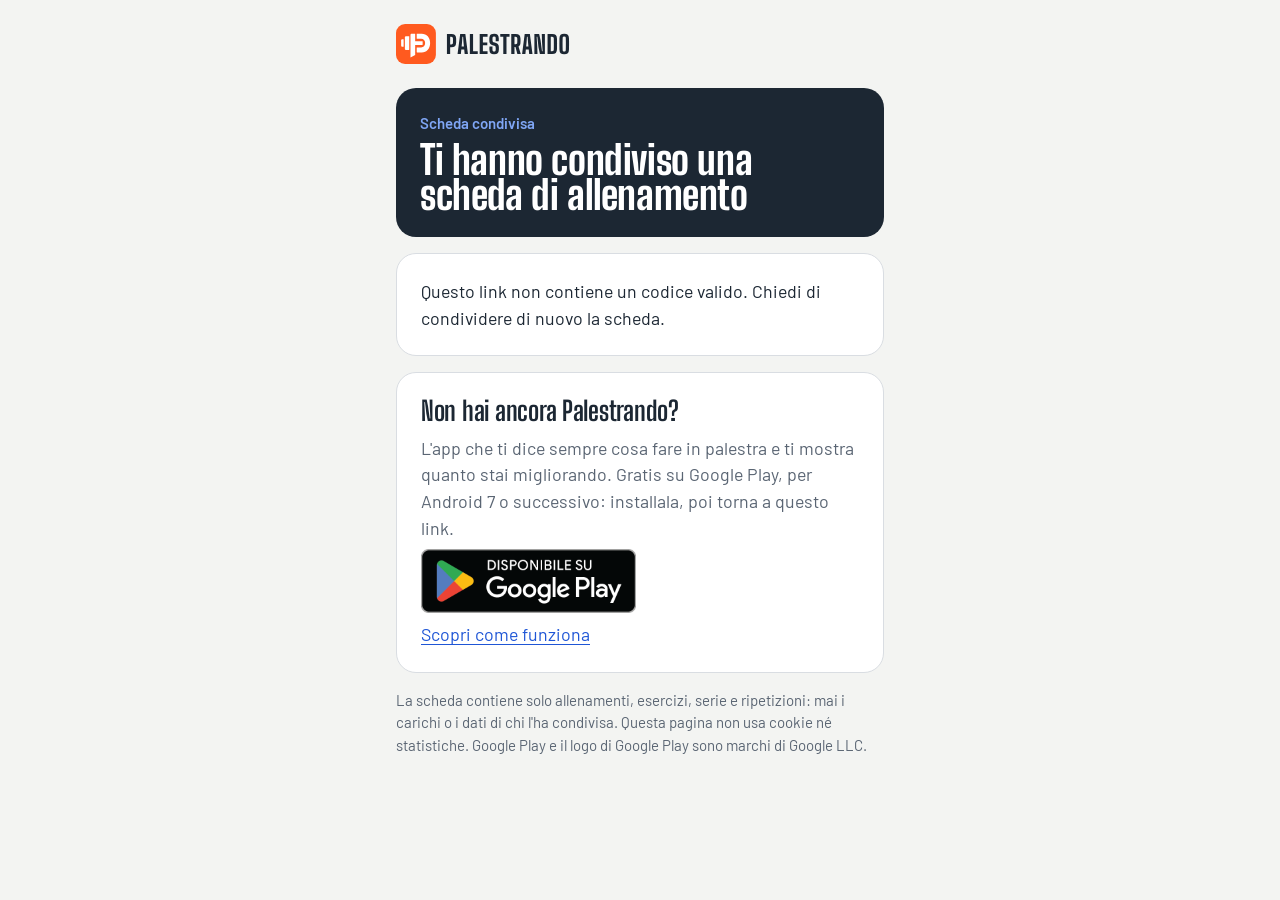
<file: s/index.html>
<!doctype html>
<html lang="it">
  <head>
    <meta charset="utf-8" />
    <meta name="viewport" content="width=device-width, initial-scale=1" />
    <meta name="robots" content="noindex" />
    <title>Scheda condivisa · Palestrando</title>
    <meta name="description" content="Una scheda di allenamento condivisa con te su Palestrando." />
    <meta name="theme-color" content="#F3F4F2" media="(prefers-color-scheme: light)" />
    <meta name="theme-color" content="#121820" media="(prefers-color-scheme: dark)" />
    <link rel="icon" href="/assets/logo/palestrando-icona.svg" type="image/svg+xml" />
    <link rel="icon" href="/assets/icons/palestrando-icona-48.png" sizes="48x48" />
    <link rel="apple-touch-icon" href="/assets/icons/palestrando-icona-192.png" />
    <link rel="stylesheet" href="/assets/site.css" />
  </head>
  <body>
    <main class="narrow">
      <header class="site-header">
        <a href="/" aria-label="Palestrando, pagina iniziale">
          <picture>
            <source
              srcset="/assets/logo/palestrando-logo-orizzontale-scuro.svg"
              media="(prefers-color-scheme: dark)"
            />
            <img
              src="/assets/logo/palestrando-logo-orizzontale.svg"
              alt="Palestrando"
              width="175"
              height="40"
            />
          </picture>
        </a>
      </header>

      <div class="now-card">
        <span class="label">Scheda condivisa</span>
        <h1>Ti hanno condiviso una scheda di allenamento</h1>
      </div>

      <section class="card" id="with-code" hidden>
        <span class="muted small">Codice della scheda</span>
        <p class="code" id="code"></p>
        <a class="button" id="open">Apri in Palestrando</a>
        <p class="muted small">
          Se non si apre: in Palestrando vai su Schede → Nuova scheda → "Apri una scheda condivisa"
          e scrivi il codice.
        </p>
      </section>

      <section class="card" id="without-code" hidden>
        <p>Questo link non contiene un codice valido. Chiedi di condividere di nuovo la scheda.</p>
      </section>

      <section class="card">
        <h3>Non hai ancora Palestrando?</h3>
        <p class="muted">
          L'app che ti dice sempre cosa fare in palestra e ti mostra quanto stai migliorando.
          Gratis su Google Play, per Android 7 o successivo: installala, poi torna a questo link.
        </p>
        <a class="play-badge" href="https://play.google.com/store/apps/details?id=it.retaggi.palestrando&amp;referrer=utm_source%3Dpalestrando.it%26utm_medium%3Dsito%26utm_campaign%3Dscheda_condivisa"><img src="/assets/badges/google-play-it.png" width="646" height="192" alt="Disponibile su Google Play" /></a>
        <a href="/">Scopri come funziona</a>
      </section>

      <p class="muted small">
        La scheda contiene solo allenamenti, esercizi, serie e ripetizioni: mai i carichi o i dati di
        chi l'ha condivisa. Questa pagina non usa cookie né statistiche. Google Play e il logo di Google Play sono marchi di Google LLC.
      </p>
    </main>
    <script>
      // The code is only read and shown here: the plan itself is opened by the app.
      const ALPHABET = 'ABCDEFGHJKMNPQRSTUVWXYZ23456789';
      const raw = new URLSearchParams(location.search).get('c') || '';
      const code = raw.trim().toUpperCase();
      const valid = code.length === 8 && [...code].every((char) => ALPHABET.includes(char));
      document.getElementById(valid ? 'with-code' : 'without-code').hidden = false;
      if (valid) {
        document.getElementById('code').textContent = code.slice(0, 4) + ' ' + code.slice(4);
        document.getElementById('open').href =
          'intent://s?c=' + code + '#Intent;scheme=palestrando;package=it.retaggi.palestrando;end';
      }
    </script>
  </body>
</html>
</file>
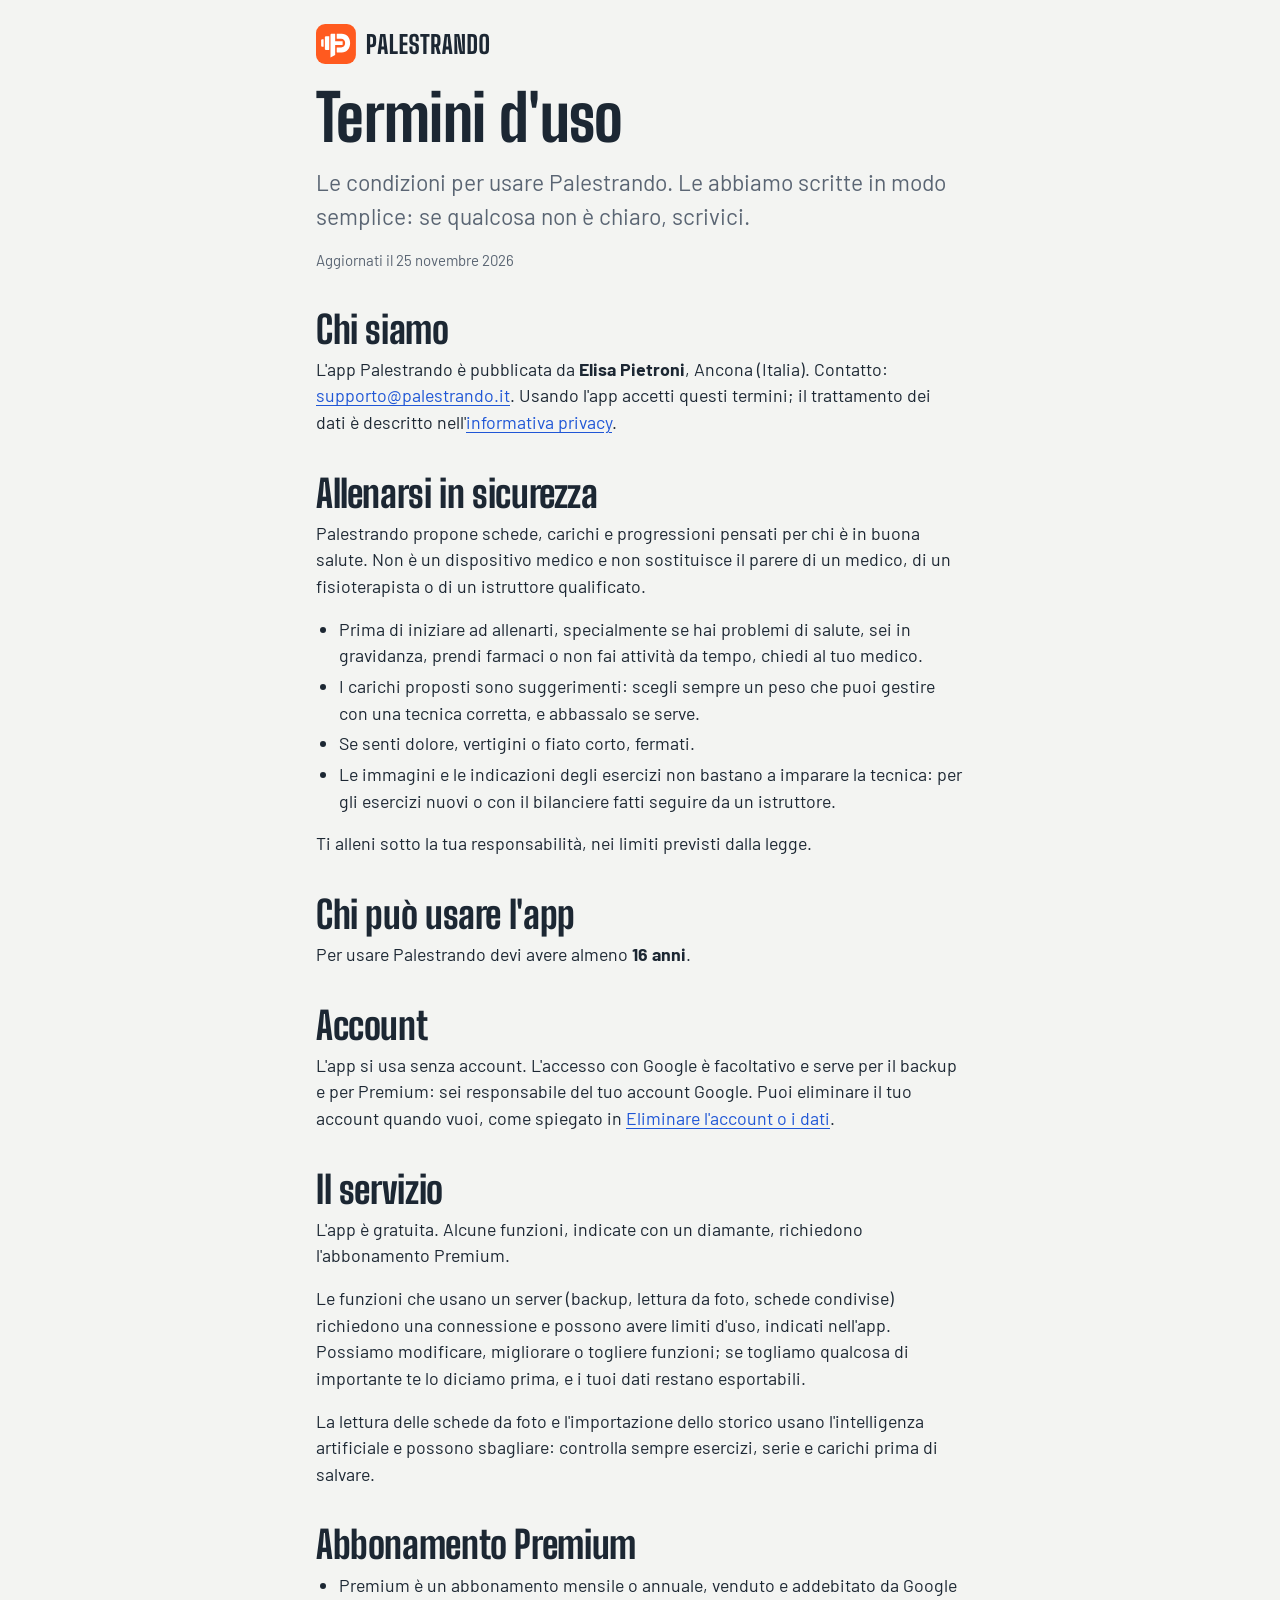
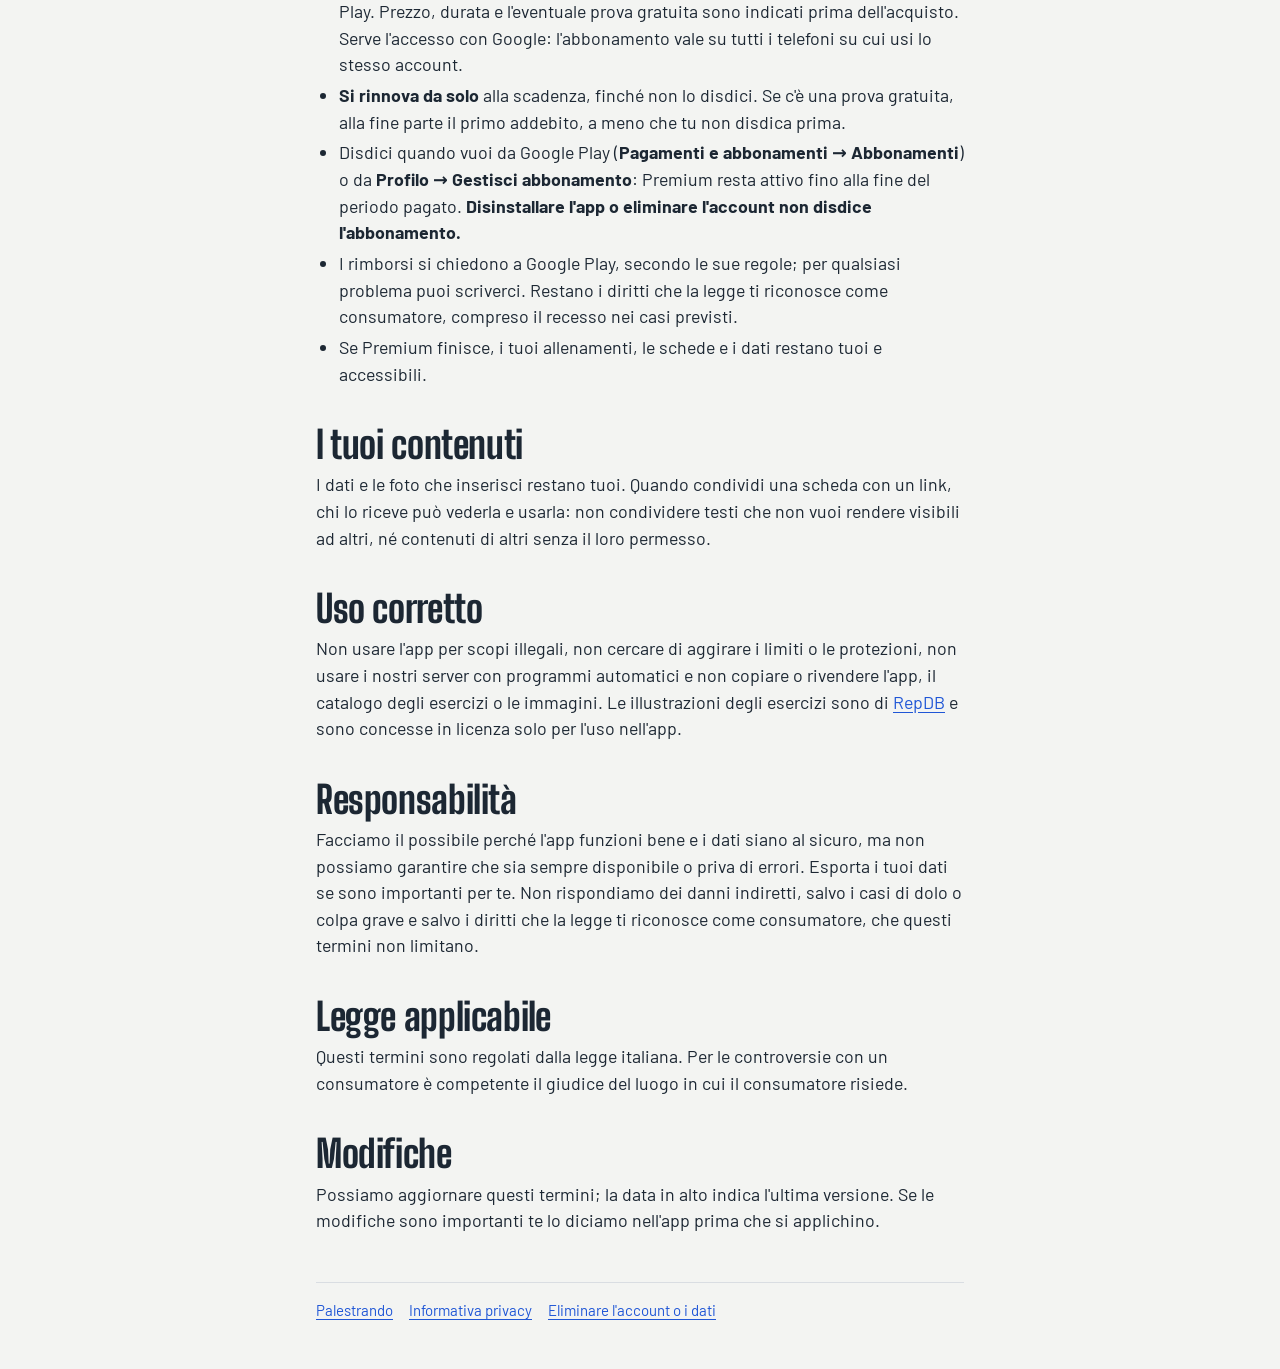
<file: termini/index.html>
<!doctype html>
<html lang="it">
  <head>
    <meta charset="utf-8" />
    <meta name="viewport" content="width=device-width, initial-scale=1" />
    <title>Termini d'uso · Palestrando</title>
    <meta name="description" content="Le condizioni per usare l'app Palestrando." />
    <link rel="canonical" href="https://palestrando.it/termini/" />
    <meta name="theme-color" content="#F3F4F2" media="(prefers-color-scheme: light)" />
    <meta name="theme-color" content="#121820" media="(prefers-color-scheme: dark)" />
    <link rel="icon" href="/assets/logo/palestrando-icona.svg" type="image/svg+xml" />
    <link rel="icon" href="/assets/icons/palestrando-icona-48.png" sizes="48x48" />
    <link rel="apple-touch-icon" href="/assets/icons/palestrando-icona-192.png" />
    <link rel="stylesheet" href="/assets/site.css" />
  </head>
  <body>
    <main class="doc">
      <header class="site-header">
        <a href="/" aria-label="Palestrando, pagina iniziale">
          <picture>
            <source
              srcset="/assets/logo/palestrando-logo-orizzontale-scuro.svg"
              media="(prefers-color-scheme: dark)"
            />
            <img
              src="/assets/logo/palestrando-logo-orizzontale.svg"
              alt="Palestrando"
              width="175"
              height="40"
            />
          </picture>
        </a>
      </header>

      <h1>Termini d'uso</h1>
      <p class="lead">
        Le condizioni per usare Palestrando. Le abbiamo scritte in modo semplice: se qualcosa non è
        chiaro, scrivici.
      </p>
      <p class="updated">Aggiornati il 25 novembre 2026</p>

      <h2 id="chi">Chi siamo</h2>
      <p>
        L'app Palestrando è pubblicata da <strong>Elisa Pietroni</strong>, Ancona (Italia). Contatto:
        <a href="mailto:supporto@palestrando.it">supporto@palestrando.it</a>. Usando l'app accetti questi
        termini; il trattamento dei dati è descritto nell'<a href="/privacy/">informativa privacy</a>.
      </p>

      <h2 id="salute">Allenarsi in sicurezza</h2>
      <p>
        Palestrando propone schede, carichi e progressioni pensati per chi è in buona salute. Non è un
        dispositivo medico e non sostituisce il parere di un medico, di un fisioterapista o di un
        istruttore qualificato.
      </p>
      <ul>
        <li>
          Prima di iniziare ad allenarti, specialmente se hai problemi di salute, sei in gravidanza,
          prendi farmaci o non fai attività da tempo, chiedi al tuo medico.
        </li>
        <li>
          I carichi proposti sono suggerimenti: scegli sempre un peso che puoi gestire con una tecnica
          corretta, e abbassalo se serve.
        </li>
        <li>Se senti dolore, vertigini o fiato corto, fermati.</li>
        <li>
          Le immagini e le indicazioni degli esercizi non bastano a imparare la tecnica: per gli esercizi
          nuovi o con il bilanciere fatti seguire da un istruttore.
        </li>
      </ul>
      <p>Ti alleni sotto la tua responsabilità, nei limiti previsti dalla legge.</p>

      <h2 id="eta">Chi può usare l'app</h2>
      <p>Per usare Palestrando devi avere almeno <strong>16 anni</strong>.</p>

      <h2 id="account">Account</h2>
      <p>
        L'app si usa senza account. L'accesso con Google è facoltativo e serve per il backup e per Premium: sei
        responsabile del tuo account Google. Puoi eliminare il tuo account quando vuoi, come spiegato in
        <a href="/elimina-account/">Eliminare l'account o i dati</a>.
      </p>

      <h2 id="servizio">Il servizio</h2>
      <p>
        L'app è gratuita. Alcune funzioni, indicate con un diamante, richiedono l'abbonamento Premium.
      </p>
      <p>
        Le funzioni che usano un server (backup, lettura da foto, schede condivise) richiedono una
        connessione e possono avere limiti d'uso, indicati nell'app. Possiamo modificare, migliorare o
        togliere funzioni; se togliamo qualcosa di importante te lo diciamo prima, e i tuoi dati restano
        esportabili.
      </p>
      <p>
        La lettura delle schede da foto e l'importazione dello storico usano l'intelligenza artificiale e
        possono sbagliare: controlla sempre esercizi, serie e carichi prima di salvare.
      </p>

      <h2 id="premium">Abbonamento Premium</h2>
      <ul>
        <li>
          Premium è un abbonamento mensile o annuale, venduto e addebitato da Google Play. Prezzo, durata
          e l'eventuale prova gratuita sono indicati prima dell'acquisto. Serve l'accesso con Google:
          l'abbonamento vale su tutti i telefoni su cui usi lo stesso account.
        </li>
        <li>
          <strong>Si rinnova da solo</strong> alla scadenza, finché non lo disdici. Se c'è una prova
          gratuita, alla fine parte il primo addebito, a meno che tu non disdica prima.
        </li>
        <li>
          Disdici quando vuoi da Google Play (<strong>Pagamenti e abbonamenti → Abbonamenti</strong>) o da
          <strong>Profilo → Gestisci abbonamento</strong>: Premium resta attivo fino alla fine del periodo
          pagato. <strong>Disinstallare l'app o eliminare l'account non disdice l'abbonamento.</strong>
        </li>
        <li>
          I rimborsi si chiedono a Google Play, secondo le sue regole; per qualsiasi problema puoi
          scriverci. Restano i diritti che la legge ti riconosce come consumatore, compreso il recesso nei
          casi previsti.
        </li>
        <li>
          Se Premium finisce, i tuoi allenamenti, le schede e i dati restano tuoi e accessibili.
        </li>
      </ul>

      <h2 id="contenuti">I tuoi contenuti</h2>
      <p>
        I dati e le foto che inserisci restano tuoi. Quando condividi una scheda con un link, chi lo
        riceve può vederla e usarla: non condividere testi che non vuoi rendere visibili ad altri, né
        contenuti di altri senza il loro permesso.
      </p>

      <h2 id="uso">Uso corretto</h2>
      <p>
        Non usare l'app per scopi illegali, non cercare di aggirare i limiti o le protezioni, non usare i
        nostri server con programmi automatici e non copiare o rivendere l'app, il catalogo degli
        esercizi o le immagini. Le illustrazioni degli esercizi sono di
        <a href="https://repdb.co">RepDB</a> e sono concesse in licenza solo per l'uso nell'app.
      </p>

      <h2 id="responsabilita">Responsabilità</h2>
      <p>
        Facciamo il possibile perché l'app funzioni bene e i dati siano al sicuro, ma non possiamo
        garantire che sia sempre disponibile o priva di errori. Esporta i tuoi dati se sono importanti per
        te. Non rispondiamo dei danni indiretti, salvo i casi di dolo o colpa grave e salvo i diritti che
        la legge ti riconosce come consumatore, che questi termini non limitano.
      </p>

      <h2 id="legge">Legge applicabile</h2>
      <p>
        Questi termini sono regolati dalla legge italiana. Per le controversie con un consumatore è
        competente il giudice del luogo in cui il consumatore risiede.
      </p>

      <h2 id="modifiche">Modifiche</h2>
      <p>
        Possiamo aggiornare questi termini; la data in alto indica l'ultima versione. Se le modifiche sono
        importanti te lo diciamo nell'app prima che si applichino.
      </p>

      <nav class="doc-nav" aria-label="Altre pagine">
        <a href="/">Palestrando</a>
        <a href="/privacy/">Informativa privacy</a>
        <a href="/elimina-account/">Eliminare l'account o i dati</a>
      </nav>
    </main>
  </body>
</html>
</file>
<file: assets/site.css>
/*
 * palestrando.it: the "ferro e gesso" design system of the app (palestra/src/ui/theme.ts,
 * palestra/system-design). Chalk background, iron text and "now" panels, the Palestrando
 * orange on the one thing to do, plate colors only to name a workout, green/rust/gold only
 * for data.
 */

@font-face {
  font-family: 'Big Shoulders Display';
  src: url('fonts/big-shoulders-display-800.woff2') format('woff2');
  font-weight: 800;
  font-display: swap;
}
@font-face {
  font-family: 'Big Shoulders Display';
  src: url('fonts/big-shoulders-display-700.woff2') format('woff2');
  font-weight: 700;
  font-display: swap;
}
@font-face {
  font-family: 'Barlow';
  src: url('fonts/barlow-400.woff2') format('woff2');
  font-weight: 400;
  font-display: swap;
}
@font-face {
  font-family: 'Barlow';
  src: url('fonts/barlow-600.woff2') format('woff2');
  font-weight: 600;
  font-display: swap;
}
@font-face {
  font-family: 'Barlow';
  src: url('fonts/barlow-700.woff2') format('woff2');
  font-weight: 700;
  font-display: swap;
}

:root {
  color-scheme: light dark;
  --background: #f3f4f2;
  --surface: #ffffff;
  --border: #d9dde2;
  --text: #1c2733;
  --text-secondary: #5a6573;
  --primary: #1f56d6;
  --accent: #ff5a1f;
  --accent-pressed: #e04812;
  --accent-soft: #ffe8de;
  --on-accent: #ffffff;
  --success: #1e7d49;
  --disabled: #b8bec7;
  --ink: #1c2733;
  --ink-text: #aebbcb;
  --ink-line: rgba(255, 255, 255, 0.14);
  --ink-accent: #7fa6f5;
  --ink-success: #5ccb8c;
  --on-ink: #ffffff;
  --record: #e3a600;
  --plate-blue: #1f56d6;
  --plate-yellow: #f2b705;
  --plate-green: #2a9d5c;
  --on-plate-yellow: #1c2733;

  --display: 'Big Shoulders Display', 'Arial Narrow', sans-serif;
  --body: 'Barlow', system-ui, -apple-system, 'Segoe UI', Roboto, sans-serif;
  --xs: 4px;
  --sm: 8px;
  --md: 16px;
  --lg: 24px;
  --xl: 32px;
  --radius-md: 14px;
  --radius-lg: 20px;
  /* The page runs edge to edge: only the gutter grows with the screen. */
  --gutter: clamp(16px, 4.5vw, 96px);
}

/* The gym at night: iron background, chalk text, raised steel for the "now" panels. */
@media (prefers-color-scheme: dark) {
  :root {
    --background: #121820;
    --surface: #1b232d;
    --border: #2e3946;
    --text: #eceeea;
    --text-secondary: #a7b1bd;
    --primary: #7fa6f5;
    --accent-soft: #3a2219;
    --success: #5ccb8c;
    --disabled: #4b5562;
    --ink: #2b3a4e;
    --ink-text: #bcc8d6;
    --ink-line: rgba(255, 255, 255, 0.16);
    --ink-accent: #9dbbfa;
    --ink-success: #6fd69a;
    --record: #f2c230;
  }
}

*,
*::before,
*::after {
  box-sizing: border-box;
}

html {
  scroll-behavior: smooth;
}
@media (prefers-reduced-motion: reduce) {
  html {
    scroll-behavior: auto;
  }
}

body {
  margin: 0;
  background: var(--background);
  color: var(--text);
  font-family: var(--body);
  /* 17 px on phones, up to 20 px on wide desktops so the copy keeps pace with the headlines. */
  font-size: clamp(17px, 0.45vw + 12px, 20px);
  line-height: 1.5;
  -webkit-font-smoothing: antialiased;
}

img,
svg {
  display: block;
}

/* Components set their own display: `hidden` must still win. */
[hidden] {
  display: none !important;
}

a {
  color: var(--primary);
  text-underline-offset: 3px;
}

:focus-visible {
  outline: 3px solid var(--primary);
  outline-offset: 3px;
  border-radius: 4px;
}

.skip {
  position: absolute;
  left: var(--md);
  top: -60px;
  background: var(--surface);
  padding: var(--sm) var(--md);
  border-radius: var(--radius-md);
  z-index: 10;
}
.skip:focus {
  top: var(--md);
}

.wrap {
  padding: 0 var(--gutter);
}

/* --- Type ------------------------------------------------------------------------------ */

h1,
h2,
h3 {
  font-family: var(--display);
  font-weight: 800;
  line-height: 1.05;
  letter-spacing: -0.01em;
  margin: 0;
}
h1 {
  font-size: clamp(56px, 10vw, 280px);
  line-height: 0.88;
}
h2 {
  font-size: clamp(40px, 5vw, 88px);
  line-height: 0.95;
}
h3 {
  font-family: var(--display);
  font-weight: 700;
  font-size: clamp(26px, 1vw + 14px, 36px);
  line-height: 1.1;
}
p {
  margin: 0;
}
.lead {
  font-size: clamp(18px, 1vw + 10px, 27px);
  color: var(--text-secondary);
  max-width: 36em;
}
.eyebrow {
  font-weight: 600;
  font-size: clamp(16px, 0.9vw + 8px, 26px);
  color: var(--text-secondary);
}
.muted {
  color: var(--text-secondary);
}
.small {
  font-size: 15px;
}

/* --- Buttons --------------------------------------------------------------------------- */

/* The main action: orange, big and bold (white on orange is readable large only, 3:1). */
.button {
  display: inline-flex;
  align-items: center;
  justify-content: center;
  gap: var(--sm);
  min-height: 56px;
  padding: 0 var(--lg);
  border-radius: var(--radius-md);
  background: var(--accent);
  color: var(--on-accent);
  font-family: var(--body);
  font-weight: 700;
  font-size: clamp(19px, 0.4vw + 14px, 22px);
  text-decoration: none;
  transition: background-color 0.15s;
}
.button:hover,
.button:active {
  background: var(--accent-pressed);
}
.button.secondary {
  background: var(--surface);
  color: var(--text);
  border: 1.5px solid var(--border);
  font-weight: 600;
  font-size: 17px;
}
.button.secondary:hover {
  background: var(--background);
}

/* The action next to a title: an orange-rimmed pill on a soft fill. */
.pill-action {
  display: inline-flex;
  align-items: center;
  gap: var(--xs);
  min-height: 44px;
  padding: 0 var(--md);
  border-radius: 999px;
  border: 1.5px solid var(--accent);
  background: var(--accent-soft);
  color: var(--text);
  font-weight: 600;
  white-space: nowrap;
  text-decoration: none;
}
.pill-action svg {
  color: var(--accent);
}

/* --- Header ---------------------------------------------------------------------------- */

.site-header {
  padding: var(--md) 0;
}
.site-header img {
  height: 40px;
  width: auto;
}
/* Small phones: logo and pill must share 360 px. */
@media (max-width: 420px) {
  .site-header.over img {
    height: 32px;
  }
  .site-header.over .pill-action {
    min-height: 40px;
    padding: 0 12px;
    font-size: 15px;
  }
}
/* Home: the header floats over the hero, the pill over the iron panel. */
.site-header.over {
  position: absolute;
  inset: 0 0 auto;
  z-index: 2;
  display: flex;
  align-items: center;
  justify-content: space-between;
  gap: var(--md);
  padding: var(--lg) var(--gutter);
}

/* --- Hero: the whole first screen, text on chalk and the phone on an iron panel ----------- */

.hero {
  position: relative;
  display: grid;
  padding: 0;
}
.hero-text {
  display: grid;
  gap: var(--lg);
  justify-items: start;
  align-content: center;
  padding: 112px var(--gutter) 56px;
}
.hero h1 {
  /* Room for the descender of "palestra" under the tight leading. */
  padding-bottom: 0.1em;
}
/* Stacked hero (phones, tablets upright): the headline takes the width it has. */
@media (max-width: 999px) {
  .hero h1 {
    font-size: clamp(56px, 15vw, 150px);
  }
}
.hero h1 span {
  display: block;
}
.hero-actions {
  display: flex;
  flex-wrap: wrap;
  align-items: center;
  gap: var(--md) var(--lg);
}
.hero-note {
  font-size: clamp(15px, 0.5vw + 9px, 19px);
  color: var(--text-secondary);
}
.hero-stage {
  position: relative;
  overflow: hidden;
  display: grid;
  place-items: center;
  padding: 56px var(--gutter);
  background: var(--ink);
}
/* A weight plate seen from the front, cropped by the panel. */
.stage-plate {
  position: absolute;
  width: max(560px, 120%);
  right: -45%;
  bottom: -35%;
  fill: none;
  stroke: var(--ink-line);
  stroke-width: 1.5;
}
.hero-stage .phone {
  position: relative;
}
@media (min-width: 1000px) {
  .hero {
    grid-template-columns: minmax(0, 1.45fr) minmax(440px, 1fr);
    min-height: 100vh;
    min-height: 100svh;
  }
  .hero-text {
    padding-top: 120px;
    padding-bottom: 80px;
  }
  .hero-stage {
    padding-top: 112px;
  }
}
/* On big screens the phone grows with the panel. */
@media (min-width: 1800px) {
  .hero-stage .phone {
    zoom: 1.3;
  }
}
@media (min-width: 2400px) {
  .hero-stage .phone {
    zoom: 1.55;
  }
}

/* One entrance: the headline rises line by line, the phone follows. */
@media (prefers-reduced-motion: no-preference) {
  .hero h1 span,
  .hero-stage .phone {
    animation: rise 0.7s cubic-bezier(0.2, 0.7, 0.2, 1) both;
  }
  .hero h1 span:nth-child(2) {
    animation-delay: 0.08s;
  }
  .hero h1 span:nth-child(3) {
    animation-delay: 0.16s;
  }
  .hero-stage .phone {
    animation-delay: 0.28s;
  }
}
@keyframes rise {
  from {
    opacity: 0;
    transform: translateY(0.4em);
  }
}

/* --- Phone mockup: the workout screen, drawn with the app's own components --------------- */

.phone {
  justify-self: center;
  width: min(340px, 100%);
  padding: 10px;
  border-radius: 44px;
  background: #0b1016;
  box-shadow: 0 30px 60px -30px rgba(28, 39, 51, 0.55);
}
.screen {
  --background: #f3f4f2;
  --surface: #ffffff;
  --border: #d9dde2;
  --text: #1c2733;
  --text-secondary: #5a6573;
  --ink: #1c2733;
  --ink-text: #aebbcb;
  --ink-line: rgba(255, 255, 255, 0.14);
  --ink-accent: #7fa6f5;
  --ink-success: #5ccb8c;
  --success: #1e7d49;
  border-radius: 34px;
  overflow: hidden;
  background: var(--background);
  color: var(--text);
  padding: 18px 16px 16px;
  display: grid;
  gap: 12px;
  font-size: 14px;
  line-height: 1.35;
}
@media (prefers-color-scheme: dark) {
  .screen {
    --background: #121820;
    --surface: #1b232d;
    --border: #2e3946;
    --text: #eceeea;
    --text-secondary: #a7b1bd;
    --ink: #2b3a4e;
    --ink-text: #bcc8d6;
    --ink-line: rgba(255, 255, 255, 0.16);
    --ink-accent: #9dbbfa;
    --ink-success: #6fd69a;
    --success: #5ccb8c;
  }
}
.screen-top {
  display: flex;
  align-items: center;
  gap: 10px;
}
.plate {
  flex: none;
  display: grid;
  place-items: center;
  width: 34px;
  height: 34px;
  border-radius: 50%;
  font-family: var(--display);
  font-weight: 800;
  font-size: 20px;
  box-shadow: inset 0 0 0 3px rgba(0, 0, 0, 0.12);
}
.plate.yellow {
  background: var(--plate-yellow);
  color: var(--on-plate-yellow);
}
.plate.blue {
  background: var(--plate-blue);
  color: #fff;
}
.plate.green {
  background: var(--plate-green);
  color: #fff;
}
.screen-title {
  font-family: var(--display);
  font-weight: 800;
  font-size: 22px;
  line-height: 1;
  flex: 1;
  white-space: nowrap;
  overflow: hidden;
  text-overflow: ellipsis;
}
.screen-count {
  font-weight: 600;
  font-size: 13px;
}
.segments {
  display: grid;
  grid-template-columns: repeat(6, 1fr);
  gap: 4px;
}
.segments span {
  height: 5px;
  border-radius: 999px;
  background: var(--border);
}
.segments .done {
  background: var(--success);
}
.segments .now {
  background: var(--text);
}
.exercise {
  display: flex;
  gap: 12px;
  align-items: center;
}
.exercise-image {
  flex: none;
  width: 64px;
  height: 64px;
  border-radius: 14px;
  background: #d9f2fd;
  display: grid;
  place-items: center;
  color: #1c2733;
}
.exercise-name {
  font-family: var(--display);
  font-weight: 800;
  font-size: 24px;
  line-height: 1.05;
}
.sets {
  display: grid;
  grid-template-columns: repeat(4, 1fr);
  gap: 6px;
}
.set {
  border-radius: 10px;
  padding: 6px 8px;
  background: var(--surface);
  border: 1px solid var(--border);
  font-size: 12px;
}
.set b {
  display: block;
  font-family: var(--display);
  font-weight: 700;
  font-size: 16px;
  white-space: nowrap;
}
@media (max-width: 400px) {
  .set {
    padding: 6px;
  }
  .set b {
    font-size: 14px;
  }
}
.set.done {
  border-color: var(--success);
  color: var(--success);
}
.set.now {
  background: var(--ink);
  border-color: var(--ink);
  color: var(--ink-text);
}
.set.now b {
  color: #fff;
}
.now-panel {
  background: var(--ink);
  color: #fff;
  border-radius: 20px;
  padding: 14px 16px 16px;
  display: grid;
  gap: 6px;
  justify-items: center;
}
.now-label {
  color: var(--ink-accent);
  font-weight: 600;
  font-size: 13px;
  justify-self: start;
}
.hero-numbers {
  display: flex;
  align-items: baseline;
  gap: 10px;
  font-family: var(--display);
  font-weight: 800;
  font-size: 56px;
  line-height: 1;
}
.hero-numbers small {
  font-size: 22px;
  color: var(--ink-text);
  margin-left: 2px;
}
.hero-numbers .times {
  font-size: 30px;
  color: var(--ink-text);
}
.why {
  font-size: 13px;
  color: var(--ink-text);
  text-align: center;
}
.why strong {
  color: var(--ink-success);
  font-weight: 600;
}
.strip {
  display: flex;
  justify-content: center;
  align-items: baseline;
  gap: 8px;
  color: var(--text-secondary);
  font-size: 13px;
}
.strip b {
  font-family: var(--display);
  font-weight: 800;
  font-size: 26px;
  color: var(--text);
}
.screen-button {
  border-radius: 14px;
  background: var(--accent);
  color: var(--on-accent);
  font-weight: 700;
  font-size: 19px;
  text-align: center;
  padding: 18px 0;
}

/* --- Sections: full-width rows, separated by background rather than boxes ---------------- */

section {
  padding: clamp(64px, 8vw, 128px) 0;
}
section.surface {
  background: var(--surface);
}
.section-head {
  display: grid;
  gap: var(--md);
  align-content: start;
  margin-bottom: var(--xl);
  max-width: 44em;
}
/* Title on the left, content across the rest of the width. */
@media (min-width: 1100px) {
  .split {
    display: grid;
    grid-template-columns: minmax(300px, 0.75fr) minmax(0, 2fr);
    gap: clamp(48px, 6vw, 128px);
    align-items: start;
  }
  .split .section-head {
    position: sticky;
    top: var(--xl);
    margin-bottom: 0;
  }
}

/* The three steps run across the screen, divided by rules. */
.steps {
  display: grid;
  padding: 0;
  margin: 0;
  list-style: none;
  border-top: 2px solid var(--text);
}
.steps li {
  display: grid;
  gap: var(--sm);
  align-content: start;
  padding: var(--lg) 0 var(--xl);
}
.steps li + li {
  border-top: 1px solid var(--border);
}
.steps .muted {
  max-width: 34em;
}
@media (min-width: 820px) {
  .steps {
    grid-template-columns: repeat(3, 1fr);
  }
  .steps li {
    padding: var(--lg) clamp(24px, 3vw, 56px) 0;
  }
  .steps li:first-child {
    padding-left: 0;
  }
  .steps li + li {
    border-top: 0;
    border-left: 1px solid var(--border);
  }
}
/* Tablets upright: number beside the text, so the stacked steps fill the row. */
@media (min-width: 560px) and (max-width: 819px) {
  .steps li {
    grid-template-columns: 112px 1fr;
    column-gap: var(--lg);
  }
  .steps .step-number {
    grid-row: span 2;
    margin-bottom: 0;
  }
}
.step-number {
  font-family: var(--display);
  font-weight: 800;
  font-size: clamp(96px, 10vw, 176px);
  line-height: 0.85;
  margin-bottom: var(--md);
}

.features {
  display: grid;
  column-gap: var(--xl);
}
.features article {
  display: grid;
  gap: var(--sm);
  align-content: start;
  padding: var(--lg) 0 var(--xl);
  border-top: 1px solid var(--border);
}
@media (min-width: 640px) {
  .features {
    grid-template-columns: repeat(2, 1fr);
  }
}
@media (min-width: 1100px) {
  .features {
    grid-template-columns: repeat(3, 1fr);
  }
}
.card {
  background: var(--surface);
  border: 1px solid var(--border);
  border-radius: var(--radius-lg);
  padding: var(--lg);
  display: grid;
  gap: var(--sm);
  align-content: start;
}
.feature-icon {
  width: 48px;
  height: 48px;
  border-radius: 14px;
  background: var(--background);
  display: grid;
  place-items: center;
  color: var(--text);
  margin-bottom: var(--xs);
}
.premium-tag {
  display: inline-flex;
  align-items: center;
  gap: 6px;
  font-size: 0.85em;
  font-weight: 600;
  color: var(--text-secondary);
}

/* Questions of a beginner: two columns of question and answer, divided by rules. */
.faq {
  display: grid;
  column-gap: var(--xl);
}
.faq article {
  display: grid;
  gap: var(--sm);
  align-content: start;
  padding: var(--lg) 0 var(--xl);
  border-top: 1px solid var(--border);
}
@media (min-width: 820px) {
  .faq {
    grid-template-columns: repeat(2, 1fr);
  }
}

/* --- Progress ---------------------------------------------------------------------------- */

.progress {
  align-items: center;
}
.chart-card {
  margin: 0;
  gap: var(--md);
  padding: clamp(16px, 3vw, 48px);
}
@media (min-width: 1100px) {
  .chart-card {
    grid-template-columns: 1.3fr 1fr;
    gap: clamp(32px, 4vw, 64px);
    align-items: end;
  }
}
.chart {
  position: relative;
  display: grid;
  grid-template-columns: repeat(8, 1fr);
  align-items: end;
  gap: clamp(4px, 1.5vw, 14px);
  height: 240px;
  padding-top: 24px;
}
.goal-line {
  position: absolute;
  left: 0;
  right: 0;
  /* 3 workouts (38 px each) above the date under the bars (18 px line, 4 px gap). */
  bottom: 136px;
  border-top: 2px dashed var(--text-secondary);
  opacity: 0.6;
}
.goal-label {
  position: absolute;
  right: 0;
  transform: translateY(-120%);
  font-size: clamp(13px, 0.3vw + 10px, 16px);
  color: var(--text-secondary);
  background: var(--surface);
  padding-left: 6px;
}
.bar {
  display: grid;
  justify-items: center;
  gap: 4px;
  font-size: clamp(12px, 0.3vw + 9px, 15px);
  line-height: 18px;
  white-space: nowrap;
  color: var(--text-secondary);
}
.bar b {
  font-family: var(--display);
  font-weight: 700;
  font-size: 18px;
  line-height: 22px;
  color: var(--text);
}
.bar span {
  width: 100%;
  border-radius: 6px 6px 3px 3px;
  background: var(--disabled);
}
.bar.on span {
  background: var(--success);
}
.bar.current span {
  background: transparent;
  border: 2px solid var(--disabled);
}
.loads {
  display: grid;
  border-top: 1px solid var(--border);
}
.load {
  display: grid;
  grid-template-columns: auto 1fr auto;
  gap: var(--md);
  align-items: center;
  padding: 12px 0;
  border-bottom: 1px solid var(--border);
}
.load-name {
  font-weight: 600;
}
.load-values {
  font-family: var(--display);
  font-weight: 700;
  font-size: 20px;
  color: var(--text-secondary);
  text-align: right;
  white-space: nowrap;
}
.load-gain {
  display: inline-block;
  min-width: 3.4em;
  margin-left: var(--sm);
  font-weight: 800;
  font-size: 22px;
  color: var(--success);
}
@media (max-width: 480px) {
  .load {
    gap: 12px;
  }
  .load-values {
    font-size: 17px;
  }
  .load-gain {
    font-size: 19px;
    min-width: 2.8em;
  }
}

/* --- Privacy ----------------------------------------------------------------------------- */

.privacy {
  display: grid;
  column-gap: var(--xl);
  padding: 0;
  margin: 0;
  list-style: none;
}
@media (min-width: 820px) {
  .privacy {
    grid-template-columns: repeat(2, 1fr);
  }
}
.privacy li {
  display: flex;
  gap: var(--md);
  align-items: flex-start;
  padding: var(--lg) 0;
  border-top: 1px solid var(--border);
}
.privacy svg {
  flex: none;
  color: var(--success);
  margin-top: 2px;
}

/* --- Closing band and footer --------------------------------------------------------------- */

.band {
  background: var(--ink);
  color: var(--on-ink);
}
.band .wrap {
  display: grid;
  gap: var(--lg);
  justify-items: start;
}
.band .muted {
  color: var(--ink-text);
  max-width: 34em;
}
.band-brand {
  display: flex;
  align-items: center;
  gap: var(--lg);
}
.band-brand img {
  width: 80px;
  height: 80px;
}
.band-brand h2 {
  margin-bottom: var(--sm);
}
@media (max-width: 600px) {
  .band-brand {
    flex-direction: column;
    align-items: flex-start;
  }
}
@media (min-width: 820px) {
  .band .wrap {
    grid-template-columns: 1fr auto;
    align-items: center;
  }
}
.store {
  display: inline-flex;
  align-items: center;
  gap: 10px;
  min-height: 56px;
  padding: 0 var(--lg);
  border-radius: var(--radius-md);
  border: 1.5px solid var(--ink-line);
  color: var(--on-ink);
  font-weight: 600;
}

.site-footer {
  padding: 40px 0 56px;
  color: var(--text-secondary);
  font-size: 0.88em;
}
.site-footer .wrap {
  display: grid;
  gap: var(--md);
}
@media (min-width: 820px) {
  .site-footer .wrap {
    grid-template-columns: auto 1fr;
    gap: var(--xl);
    align-items: center;
  }
  .site-footer p {
    justify-self: end;
    text-align: right;
  }
  .footer-nav {
    grid-column: 1 / -1;
    justify-self: end;
  }
}
.footer-nav {
  display: flex;
  flex-wrap: wrap;
  gap: var(--sm) var(--lg);
}
.footer-brand {
  display: flex;
  align-items: center;
  gap: var(--sm);
  color: var(--text);
  font-family: var(--display);
  font-weight: 800;
  font-size: 20px;
  letter-spacing: 0.04em;
}
.footer-brand img {
  width: 28px;
  height: 28px;
}

/* --- Small pages (shared plan, 404) ------------------------------------------------------- */

.narrow {
  max-width: 520px;
  margin: 0 auto;
  padding: var(--lg) var(--md) 48px;
  display: grid;
  gap: var(--md);
}
.narrow .site-header {
  padding: 0 0 var(--sm);
}
.now-card {
  background: var(--ink);
  color: var(--on-ink);
  border-radius: var(--radius-lg);
  padding: var(--lg);
  display: grid;
  gap: var(--sm);
}
.now-card .label {
  color: var(--ink-accent);
  font-weight: 600;
  font-size: 15px;
}
.now-card h1 {
  font-size: 40px;
}
.code {
  font-family: var(--display);
  font-weight: 800;
  font-size: 48px;
  letter-spacing: 0.08em;
  line-height: 1;
}
.narrow .button {
  width: 100%;
}

/* --- Documents (privacy, terms, account deletion) --------------------------------------- */

.doc {
  max-width: 680px;
  margin: 0 auto;
  padding: var(--lg) var(--md) 48px;
}
.doc .site-header {
  padding: 0 0 var(--lg);
}
.doc h1 {
  font-size: clamp(44px, 8vw, 64px);
  line-height: 0.95;
}
.doc h2 {
  font-size: clamp(30px, 5vw, 38px);
  margin: 40px 0 var(--sm);
  scroll-margin-top: var(--md);
}
.doc h3 {
  font-size: 22px;
  margin: var(--lg) 0 var(--xs);
}
.doc p,
.doc ul,
.doc ol {
  margin: 0 0 var(--md);
}
.doc ul,
.doc ol {
  padding-left: 1.3em;
}
.doc li + li {
  margin-top: var(--xs);
}
.doc .lead {
  margin-top: var(--md);
}
.doc .updated {
  margin-top: var(--sm);
  font-size: 15px;
  color: var(--text-secondary);
}
.doc .steps-box {
  background: var(--surface);
  border: 1px solid var(--border);
  border-radius: var(--radius-md);
  padding: var(--md) var(--lg);
  margin: 0 0 var(--md);
}
.doc .steps-box ol {
  margin: 0;
}
.doc-nav {
  display: flex;
  flex-wrap: wrap;
  gap: var(--md);
  margin-top: 48px;
  padding-top: var(--md);
  border-top: 1px solid var(--border);
  font-size: 15px;
}

.band .button {
  justify-self: start;
}

/* The official Google Play badge, never redrawn: only scaled, with its own black frame. */
.play-badge {
  display: inline-block;
  line-height: 0;
  border-radius: 10px;
}
.play-badge img {
  width: auto;
  height: 64px;
}
.band .play-badge {
  justify-self: start;
}
.narrow .play-badge {
  justify-self: start;
}
</file>
